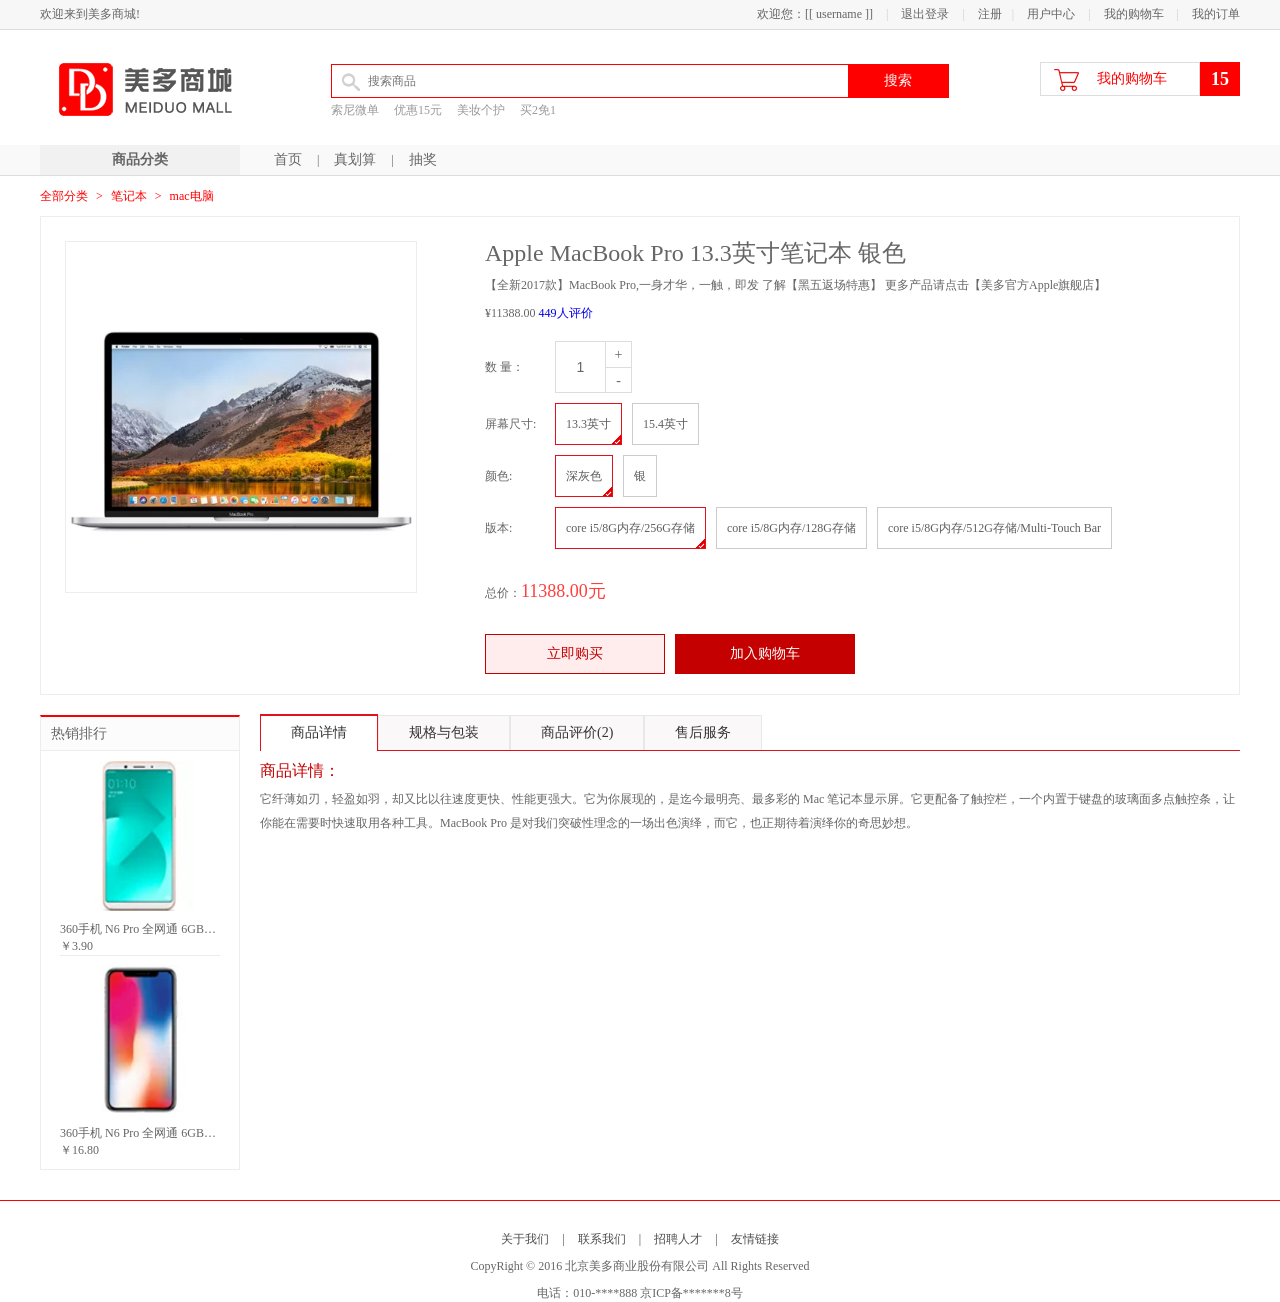
<file: front_end_pc/detail.html>
<!DOCTYPE html PUBLIC "-//W3C//DTD XHTML 1.0 Transitional//EN" "http://www.w3.org/TR/xhtml1/DTD/xhtml1-transitional.dtd">
<html xmlns="http://www.w3.org/1999/xhtml" xml:lang="en">
<head>
	<meta http-equiv="Content-Type" content="text/html;charset=UTF-8">
	<title>美多商城-商品详情</title>
	<link rel="stylesheet" type="text/css" href="css/reset.css">
	<link rel="stylesheet" type="text/css" href="css/main.css">
	<script type="text/javascript" src="js/jquery-1.12.4.min.js"></script>
	<script>
		$(function(){
			var $tab_btn = $('.detail_tab li');
			var $tab_con = $('.tab_content');
			$tab_btn.click(function(){
				$(this).addClass('active').siblings().removeClass('active');
				$tab_con.eq( $(this).index() ).addClass('current').siblings().removeClass('current');
			})
		})
	</script>
</head>
<body>
	<div class="header_con">
		<div class="header">
			<div class="welcome fl">欢迎来到美多商城!</div>
			<div class="fr">
                <div v-if="username" class="login_btn fl">
                    欢迎您：<em>[[ username ]]</em>
                    <span>|</span>
                    <a @click="logoutfunc">退出</a>
                </div>
                <div v-else class="login_btn fl">
                    <a href="login.html">登录</a>
                    <span>|</span>
                    <a href="register.html">注册</a>
                </div>
                <div class="user_link fl">
                    <span>|</span>
                    <a href="user_center_info.html">用户中心</a>
                    <span>|</span>
                    <a href="cart.html">我的购物车</a>
                    <span>|</span>
                    <a href="user_center_order.html">我的订单</a>
                </div>
            </div>
		</div>		
	</div>

	<div class="search_bar clearfix">
			<a href="index.html" class="logo fl"><img src="images/logo.png"></a>
			<div class="search_wrap fl">
				<div class="search_con">
					<input type="text" class="input_text fl" name="" placeholder="搜索商品">
					<input type="button" class="input_btn fr" name="" value="搜索">
				</div>
				<ul class="search_suggest fl">
					<li><a href="#">索尼微单</a></li>
					<li><a href="#">优惠15元</a></li>
					<li><a href="#">美妆个护</a></li>
					<li><a href="#">买2免1</a></li>
				</ul>
			</div>
	
			<div @mouseenter="get_cart" class="guest_cart fr" v-cloak>
    <a href="#" class="cart_name fl">我的购物车</a>
    <div class="goods_count fl" id="show_count">15</div>
    <ul class="cart_goods_show">
        <li v-for="sku in carts">
            <img :src="sku.default_image_url" alt="商品图片">
            <h4>[[ sku.name ]]</h4>
            <div>[[ sku.count ]]</div>
        </li>
    </ul>
</div>
	
		</div>

		<div class="navbar_con">
				<div class="navbar">
					<div class="sub_menu_con fl">
						<h1 class="fl">商品分类</h1>
						<ul class="sub_menu">			
							<li>
								<div class="level1">
									<a href="#">手机</a><a href="#">运营商</a><a href="#">数码</a>
								</div>
								<div class="level2">
									<div class="list_group">
										<div class="group_name fl">手机通讯 &gt;</div>
										<div class="group_detail fl">
											<a href="#">手机</a>
											<a href="#">对讲机</a>
											<a href="#">以旧换新</a>
											<a href="#">手机维修</a>
										</div>						
									</div>
									<div class="list_group">
										<div class="group_name fl">运营商 &gt;</div>
										<div class="group_detail fl">
											<a href="#">合约机</a>
											<a href="#">选号码</a>
											<a href="#">固话宽带</a>
											<a href="#">办套餐</a>
											<a href="#">充话费/流量</a>
											<a href="#">中国电信</a>
											<a href="#">中国移动</a>
											<a href="#">中国联通</a>
											<a href="#">京东通信</a>
											<a href="#">170选号</a>
										</div>												
									</div>
								</div>
							</li>
							<li>
								<div class="level1">
									<a href="#">电脑</a><a href="#">办公</a>
								</div>
								<div class="level2">
									<div class="list_group">
										<div class="group_name fl">电脑 &gt;</div>
										<div class="group_detail fl">
											<a href="#">曲面电视</a>
											<a href="#">超薄电视</a>
											<a href="#">HDR电视</a>
											<a href="#">OLED电视</a>
											<a href="#">4K超清电视</a>
											<a href="#">人工智能电视</a>
											<a href="#">55英寸</a>
											<a href="#">65英寸</a>							        
										</div>
									</div>
								</div>
							</li>
							<li>
								<div class="level1">
									<a href="#">家居</a><a href="#">家具</a><a href="#">家装</a><a href="#">厨具</a>
								</div>
								<div class="level2">
									<div class="list_group">
										<div class="group_name fl">家具 &gt;</div>
										<div class="group_detail fl">
											<a href="#">曲面电视</a>
											<a href="#">超薄电视</a>
											<a href="#">HDR电视</a>
											<a href="#">OLED电视</a>
											<a href="#">4K超清电视</a>
											<a href="#">人工智能电视</a>
											<a href="#">55英寸</a>
											<a href="#">65英寸</a>							        
										</div>
									</div>
								</div>
							</li>
							<li>
								<div class="level1">
									<a href="#">男装</a><a href="#">女装</a><a href="#">童装</a><a href="#">内衣</a>
								</div>
								<div class="level2">
									<div class="list_group">
										<div class="group_name fl">男装 &gt;</div>
										<div class="group_detail fl">
											<a href="#">男装</a>					        
										</div>
									</div>
								</div>
							</li>
							<li>
								<div class="level1">
									<a href="#">女鞋</a><a href="#">箱包</a><a href="#">钟表</a><a href="#">珠宝</a>
								</div>
								<div class="level2">
									<div class="list_group">
										<div class="group_name fl">女鞋 &gt;</div>
										<div class="group_detail fl">
											<a href="#">女鞋</a>					        
										</div>
									</div>
								</div>
							</li>
							<li>
								<div class="level1">
									<a href="#">男鞋</a><a href="#">运动</a><a href="#">户外</a>
								</div>
								<div class="level2">
									<div class="list_group">
										<div class="group_name fl">男鞋 &gt;</div>
										<div class="group_detail fl">
											<a href="#">男鞋</a>					        
										</div>
									</div>
								</div>
							</li>
							<li>
								<div class="level1">
									<a href="#">房产</a><a href="#">汽车</a><a href="#">汽车用品</a>
								</div>
								<div class="level2">
									<div class="list_group">
										<div class="group_name fl">汽车用品 &gt;</div>
										<div class="group_detail fl">
											<a href="#">汽车用品</a>					        
										</div>
									</div>
								</div>
							</li>
							<li>
								<div class="level1">
									<a href="#">母婴</a><a href="#">玩具乐器</a>
								</div>
								<div class="level2">
									<div class="list_group">
										<div class="group_name fl">玩具乐器 &gt;</div>
										<div class="group_detail fl">
											<a href="#">玩具乐器</a>					        
										</div>
									</div>
								</div>
							</li>
							<li>
								<div class="level1">
									<a href="#">食品</a><a href="#">酒类</a><a href="#">生鲜</a><a href="#">特产</a>
								</div>
								<div class="level2">
									<div class="list_group">
										<div class="group_name fl">食品 &gt;</div>
										<div class="group_detail fl">
											<a href="#">食品</a>					        
										</div>
									</div>
								</div>
							</li>
							<li>
								<div class="level1">
									<a href="#">图书</a><a href="#">音像</a><a href="#">电子书</a>
								</div>
								<div class="level2">
									<div class="list_group">
										<div class="group_name fl">图书 &gt;</div>
										<div class="group_detail fl">
											<a href="#">图书</a>					        
										</div>
									</div>
								</div>
							</li>
							<li>
								<div class="level1">
									<a href="#">机票</a><a href="#">酒店</a><a href="#">旅游</a><a href="#">生活</a>
								</div>
								<div class="level2">
									<div class="list_group">
										<div class="group_name fl">机票 &gt;</div>
										<div class="group_detail fl">
											<a href="#">机票</a>			        
										</div>
									</div>
								</div>
							</li>
						</ul>
					</div>		
		
					<ul class="navlist fl">
						<li><a href="">首页</a></li>
						<li class="interval">|</li>
						<li><a href="">真划算</a></li>
						<li class="interval">|</li>
						<li><a href="">抽奖</a></li>
					</ul>
				</div>
			</div>

	<div class="breadcrumb">
		<a href="#">全部分类</a>
		<span>></span>
		<a href="#">笔记本</a>
		<span>></span>
		<a href="#">mac电脑</a>
	</div>

	<div class="goods_detail_con clearfix">
		<div class="goods_detail_pic fl"><img src="images/goods_450.jpg"></div>
		<div class="goods_detail_list fr">
			<h3>Apple MacBook Pro 13.3英寸笔记本 银色</h3>
			<p>【全新2017款】MacBook Pro,一身才华，一触，即发 了解【黑五返场特惠】 更多产品请点击【美多官方Apple旗舰店】</p>
			<div class="prize_bar">
				<span class="show_pirze">¥<em>11388.00</em></span>
				<a href="javascript:;" class="goods_judge">449人评价</a>
			</div>
			<div class="goods_num clearfix">
				<div class="num_name fl">数 量：</div>
				<div class="num_add fl">
					<input type="text" class="num_show fl" value="1">
					<a href="javascript:;" class="add fr">+</a>
					<a href="javascript:;" class="minus fr">-</a>	
				</div> 
			</div>
			<div class="type_select">
				<label>屏幕尺寸:</label>
				<a href="javascript:;" class="select">13.3英寸</a>
				<a href="javascript:;">15.4英寸</a>
			</div>
			<div class="type_select">
				<label>颜色:</label>
				<a href="javascript:;" class="select">深灰色</a>
				<a href="javascript:;">银</a>
			</div>
			<div class="type_select">
				<label>版本:</label>
				<a href="javascript:;" class="select">core i5/8G内存/256G存储</a>
				<a href="javascript:;">core i5/8G内存/128G存储</a>
				<a href="javascript:;">core i5/8G内存/512G存储/Multi-Touch Bar</a>
			</div>
			<div class="total">总价：<em>11388.00元</em></div>
			<div class="operate_btn">
				<a href="javascript:;" class="buy_btn">立即购买</a>
				<a href="javascript:;" class="add_cart" id="add_cart">加入购物车</a>				
			</div>
		</div>
	</div>

	<div class="main_wrap clearfix">
		<div class="l_wrap fl clearfix">
			<div class="new_goods">
				<h3>热销排行</h3>
				<ul>
					<li>
						<a href="#"><img src="images/goods/goods001.jpg"></a>
						<h4><a href="#">360手机 N6 Pro 全网通 6GB+128GB 极夜黑</a></h4>
						<div class="prize">￥3.90</div>
					</li>
					<li>
						<a href="#"><img src="images/goods/goods002.jpg"></a>
						<h4><a href="#">360手机 N6 Pro 全网通 6GB+128GB 极夜黑</a></h4>
						<div class="prize">￥16.80</div>
					</li>
				</ul>
			</div>
		</div>

		<div class="r_wrap fr clearfix">
			<ul class="detail_tab clearfix">
				<li class="active">商品详情</li>
				<li>规格与包装</li>
				<li>商品评价(2)</li>
				<li>售后服务</li>
			</ul>
			<div class="tab_content current">
				<dl>
					<dt>商品详情：</dt>
					<dd>它纤薄如刃，轻盈如羽，却又比以往速度更快、性能更强大。它为你展现的，是迄今最明亮、最多彩的 Mac 笔记本显示屏。它更配备了触控栏，一个内置于键盘的玻璃面多点触控条，让你能在需要时快速取用各种工具。MacBook Pro 是对我们突破性理念的一场出色演绎，而它，也正期待着演绎你的奇思妙想。 </dd>
				</dl>
			</div>
			<div class="tab_content">
				<dl>
					<dt>规格与包装：</dt>
					<dd>它纤薄如刃，轻盈如羽，却又比以往速度更快、性能更强大。它为你展现的，是迄今最明亮、最多彩的 Mac 笔记本显示屏。它更配备了触控栏，一个内置于键盘的玻璃面多点触控条，让你能在需要时快速取用各种工具。MacBook Pro 是对我们突破性理念的一场出色演绎，而它，也正期待着演绎你的奇思妙想。 </dd>
				</dl>
			</div>
			<div class="tab_content">
				<ul class="judge_list_con">
					<li class="judge_list fl">
						<div class="user_info fl">
							<img src="images/cat.jpg">
							<b>潇***啼</b>
						</div>
						<div class="judge_info fl">
							<div class="stars_five"></div>
							<div class="judge_detail">派送非常快，第二天上午就收到。2天使用初步总结，前一部手机也是华为P9plus.MATE10pro包装原封未拆精致大气。拆开后第一眼就看到宝石蓝的手机，非常惊艳；然后就是配件一应俱全。开机各方面设置，把通讯录、短信等同步好，同品牌手机同步很快。和P9plus一样的后置指纹识别很方便。录制指纹容易，解锁非常快，秒开！屏幕完好，默认分辨率显示效果很好。</div>
						</div>
					</li>
					<li class="judge_list fl">
						<div class="user_info fl">
							<img src="images/cat.jpg">
							<b>潇***啼</b>
						</div>
						<div class="judge_info fl">
							<div class="stars_four"></div>
							<div class="judge_detail">派送非常快，第二天上午就收到。2天使用初步总结，前一部手机也是华为P9plus.MATE10pro包装原封未拆精致大气。拆开后第一眼就看到宝石蓝的手机，非常惊艳；然后就是配件一应俱全。开机各方面设置，把通讯录、短信等同步好，同品牌手机同步很快。和P9plus一样的后置指纹识别很方便。录制指纹容易，解锁非常快，秒开！屏幕完好，默认分辨率显示效果很好。</div>
						</div>
					</li>
					<li class="judge_list fl">
						<div class="user_info fl">
							<img src="images/cat.jpg">
							<b>潇***啼</b>
						</div>
						<div class="judge_info fl">
							<div class="stars_four"></div>
							<div class="judge_detail">派送非常快，第二天上午就收到。2天使用初步总结，前一部手机也是华为P9plus.MATE10pro包装原封未拆精致大气。拆开后第一眼就看到宝石蓝的手机，非常惊艳；然后就是配件一应俱全。开机各方面设置，把通讯录、短信等同步好，同品牌手机同步很快。和P9plus一样的后置指纹识别很方便。录制指纹容易，解锁非常快，秒开！屏幕完好，默认分辨率显示效果很好。</div>
						</div>
					</li>				
				</ul>
			</div>
			<div class="tab_content">
				<dl>
					<dt>售后服务：</dt>
					<dd>它纤薄如刃，轻盈如羽，却又比以往速度更快、性能更强大。它为你展现的，是迄今最明亮、最多彩的 Mac 笔记本显示屏。它更配备了触控栏，一个内置于键盘的玻璃面多点触控条，让你能在需要时快速取用各种工具。MacBook Pro 是对我们突破性理念的一场出色演绎，而它，也正期待着演绎你的奇思妙想。 </dd>
				</dl>
			</div>



		</div>
	</div>

	<div class="footer">
		<div class="foot_link">
			<a href="#">关于我们</a>
			<span>|</span>
			<a href="#">联系我们</a>
			<span>|</span>
			<a href="#">招聘人才</a>
			<span>|</span>
			<a href="#">友情链接</a>		
		</div>
		<p>CopyRight © 2016 北京美多商业股份有限公司 All Rights Reserved</p>
		<p>电话：010-****888    京ICP备*******8号</p>
	</div>

	
</body>
</html>
</file>
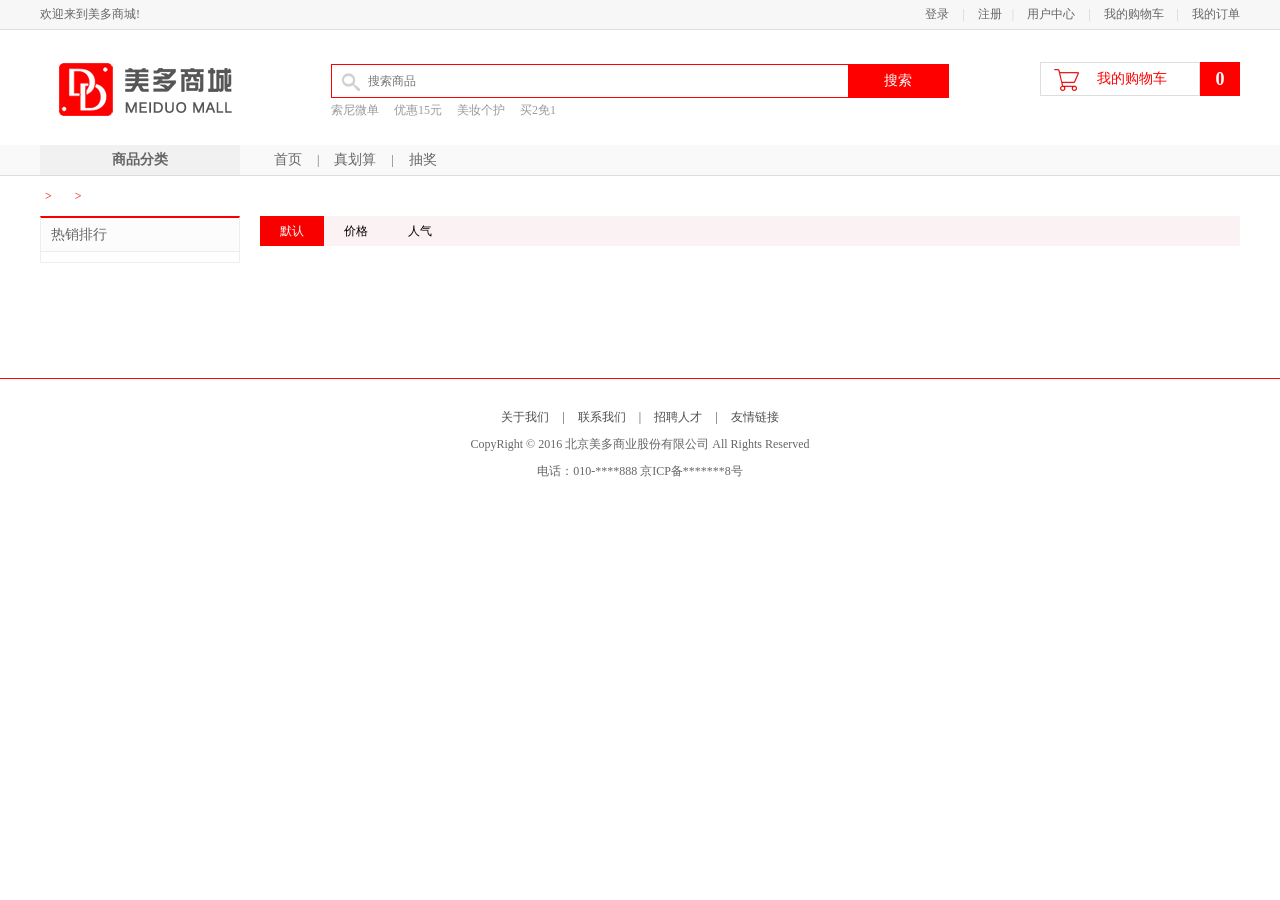
<file: front_end_pc/list.html>
<!DOCTYPE html PUBLIC "-//W3C//DTD XHTML 1.0 Transitional//EN" "http://www.w3.org/TR/xhtml1/DTD/xhtml1-transitional.dtd">
<html xmlns="http://www.w3.org/1999/xhtml" xml:lang="en">
<head>
    <meta http-equiv="Content-Type" content="text/html;charset=UTF-8">
    <title>美多商城-商品列表</title>
    <link rel="stylesheet" type="text/css" href="css/reset.css">
    <link rel="stylesheet" type="text/css" href="css/main.css">
    <script type="text/javascript" src="js/host.js"></script>
    <script type="text/javascript" src="js/vue-2.5.16.js"></script>
    <script type="text/javascript" src="js/axios-0.18.0.min.js"></script>
</head>
<body>
    <div id="app" v-cloak>
    <div class="header_con">
        <div class="header">
            <div class="welcome fl">欢迎来到美多商城!</div>
            <div class="fr">
                <div v-if="username" class="login_btn fl">
                    欢迎您：<em>[[ username ]]</em>
                    <span>|</span>
                    <a @click="logoutfunc">退出</a>
                </div>
                <div v-else class="login_btn fl">
                    <a href="login.html">登录</a>
                    <span>|</span>
                    <a href="register.html">注册</a>
                </div>
                <div class="user_link fl">
                    <span>|</span>
                    <a href="user_center_info.html">用户中心</a>
                    <span>|</span>
                    <a href="cart.html">我的购物车</a>
                    <span>|</span>
                    <a href="user_center_order.html">我的订单</a>
                </div>
            </div>
        </div>
    </div>

    <div class="search_bar clearfix">
        <a href="index.html" class="logo fl"><img src="images/logo.png"></a>
        <div class="search_wrap fl">
            <form method="get" action="/search.html" class="search_con">
                <input type="text" class="input_text fl" name="q" placeholder="搜索商品">
                <input type="button" class="input_btn fr" name="" value="搜索">
            </form>
            <ul class="search_suggest fl">
                <li><a href="#">索尼微单</a></li>
                <li><a href="#">优惠15元</a></li>
                <li><a href="#">美妆个护</a></li>
                <li><a href="#">买2免1</a></li>
            </ul>
        </div>

        <div @mouseenter="get_cart" class="guest_cart fr" v-cloak>
    <a href="#" class="cart_name fl">我的购物车</a>
    <div class="goods_count fl" id="show_count">[[cart_total_count]]</div>
    <ul class="cart_goods_show">
        <li v-for="sku in carts">
            <img :src="sku.default_image_url" alt="商品图片">
            <h4>[[ sku.name ]]</h4>
            <div>[[ sku.count ]]</div>
        </li>
    </ul>
</div>

    </div>

    <div class="navbar_con">
        <div class="navbar">
            <div class="sub_menu_con fl">
                <h1 class="fl">商品分类</h1>
                <ul class="sub_menu">
                    <li>
                        <div class="level1">
                            <a href="#">手机</a><a href="#">运营商</a><a href="#">数码</a>
                        </div>
                        <div class="level2">
                            <div class="list_group">
                                <div class="group_name fl">手机通讯 &gt;</div>
                                <div class="group_detail fl">
                                    <a href="/list.html?cat=115">手机</a>
                                    <a href="#">对讲机</a>
                                    <a href="#">以旧换新</a>
                                    <a href="#">手机维修</a>
                                </div>
                            </div>
                            <div class="list_group">
                                <div class="group_name fl">运营商 &gt;</div>
                                <div class="group_detail fl">
                                    <a href="#">合约机</a>
                                    <a href="#">选号码</a>
                                    <a href="#">固话宽带</a>
                                    <a href="#">办套餐</a>
                                    <a href="#">充话费/流量</a>
                                    <a href="#">中国电信</a>
                                    <a href="#">中国移动</a>
                                    <a href="#">中国联通</a>
                                    <a href="#">京东通信</a>
                                    <a href="#">170选号</a>
                                </div>
                            </div>
                        </div>
                    </li>
                    <li>
                        <div class="level1">
                            <a href="#">电脑</a><a href="#">办公</a>
                        </div>
                        <div class="level2">
                            <div class="list_group">
                                <div class="group_name fl">电脑 &gt;</div>
                                <div class="group_detail fl">
                                    <a href="#">曲面电视</a>
                                    <a href="#">超薄电视</a>
                                    <a href="#">HDR电视</a>
                                    <a href="#">OLED电视</a>
                                    <a href="#">4K超清电视</a>
                                    <a href="#">人工智能电视</a>
                                    <a href="#">55英寸</a>
                                    <a href="#">65英寸</a>
                                </div>
                            </div>
                        </div>
                    </li>
                    <li>
                        <div class="level1">
                            <a href="#">家居</a><a href="#">家具</a><a href="#">家装</a><a href="#">厨具</a>
                        </div>
                        <div class="level2">
                            <div class="list_group">
                                <div class="group_name fl">家具 &gt;</div>
                                <div class="group_detail fl">
                                    <a href="#">曲面电视</a>
                                    <a href="#">超薄电视</a>
                                    <a href="#">HDR电视</a>
                                    <a href="#">OLED电视</a>
                                    <a href="#">4K超清电视</a>
                                    <a href="#">人工智能电视</a>
                                    <a href="#">55英寸</a>
                                    <a href="#">65英寸</a>
                                </div>
                            </div>
                        </div>
                    </li>
                    <li>
                        <div class="level1">
                            <a href="#">男装</a><a href="#">女装</a><a href="#">童装</a><a href="#">内衣</a>
                        </div>
                        <div class="level2">
                            <div class="list_group">
                                <div class="group_name fl">男装 &gt;</div>
                                <div class="group_detail fl">
                                    <a href="#">男装</a>
                                </div>
                            </div>
                        </div>
                    </li>
                    <li>
                        <div class="level1">
                            <a href="#">女鞋</a><a href="#">箱包</a><a href="#">钟表</a><a href="#">珠宝</a>
                        </div>
                        <div class="level2">
                            <div class="list_group">
                                <div class="group_name fl">女鞋 &gt;</div>
                                <div class="group_detail fl">
                                    <a href="#">女鞋</a>
                                </div>
                            </div>
                        </div>
                    </li>
                    <li>
                        <div class="level1">
                            <a href="#">男鞋</a><a href="#">运动</a><a href="#">户外</a>
                        </div>
                        <div class="level2">
                            <div class="list_group">
                                <div class="group_name fl">男鞋 &gt;</div>
                                <div class="group_detail fl">
                                    <a href="#">男鞋</a>
                                </div>
                            </div>
                        </div>
                    </li>
                    <li>
                        <div class="level1">
                            <a href="#">房产</a><a href="#">汽车</a><a href="#">汽车用品</a>
                        </div>
                        <div class="level2">
                            <div class="list_group">
                                <div class="group_name fl">汽车用品 &gt;</div>
                                <div class="group_detail fl">
                                    <a href="#">汽车用品</a>
                                </div>
                            </div>
                        </div>
                    </li>
                    <li>
                        <div class="level1">
                            <a href="#">母婴</a><a href="#">玩具乐器</a>
                        </div>
                        <div class="level2">
                            <div class="list_group">
                                <div class="group_name fl">玩具乐器 &gt;</div>
                                <div class="group_detail fl">
                                    <a href="#">玩具乐器</a>
                                </div>
                            </div>
                        </div>
                    </li>
                    <li>
                        <div class="level1">
                            <a href="#">食品</a><a href="#">酒类</a><a href="#">生鲜</a><a href="#">特产</a>
                        </div>
                        <div class="level2">
                            <div class="list_group">
                                <div class="group_name fl">食品 &gt;</div>
                                <div class="group_detail fl">
                                    <a href="#">食品</a>
                                </div>
                            </div>
                        </div>
                    </li>
                    <li>
                        <div class="level1">
                            <a href="#">图书</a><a href="#">音像</a><a href="#">电子书</a>
                        </div>
                        <div class="level2">
                            <div class="list_group">
                                <div class="group_name fl">图书 &gt;</div>
                                <div class="group_detail fl">
                                    <a href="#">图书</a>
                                </div>
                            </div>
                        </div>
                    </li>
                    <li>
                        <div class="level1">
                            <a href="#">机票</a><a href="#">酒店</a><a href="#">旅游</a><a href="#">生活</a>
                        </div>
                        <div class="level2">
                            <div class="list_group">
                                <div class="group_name fl">机票 &gt;</div>
                                <div class="group_detail fl">
                                    <a href="#">机票</a>
                                </div>
                            </div>
                        </div>
                    </li>
                </ul>
            </div>


            <ul class="navlist fl">
                <li><a href="">首页</a></li>
                <li class="interval">|</li>
                <li><a href="">真划算</a></li>
                <li class="interval">|</li>
                <li><a href="">抽奖</a></li>
            </ul>
        </div>
    </div>

    <div class="breadcrumb">
        <a :href="cat1.url">[[cat1.name]]</a>
        <span>></span>
        <span>[[cat2.name]]</span>
        <span>></span>
        <a href="#">[[cat3.name]]</a>
    </div>

    <div class="main_wrap clearfix">
        <div class="l_wrap fl clearfix">
            <div class="new_goods">
                <h3>热销排行</h3>
                <ul>
                    <li v-for="sku in hot_skus">
                        <a :href="sku.url"><img :src="sku.default_image_url"></a>
                        <h4><a :href="sku.url">[[sku.name]]</a></h4>
                        <div class="prize">￥[[sku.price]]</div>
                    </li>
                </ul>
            </div>
        </div>

        <div class="r_wrap fr clearfix">
            <div class="sort_bar">
                <a @click="on_sort('-create_time')" :class="ordering=='-create_time'?'active':''">默认</a>
                <a @click="on_sort('price')" :class="ordering=='price'?'active':''">价格</a>
                <a @click="on_sort('-sales')" :class="ordering=='-sales'?'active':''">人气</a>
            </div>

            <ul class="goods_type_list clearfix">
                <li v-for="sku in skus">
                    <a :href="sku.url"><img :src="sku.default_image_url"></a>
                    <h4><a :href="sku.url">[[sku.name]]</a></h4>
                    <div class="operate">
                        <span class="prize">￥[[sku.price]]</span>
                        <span>[[sku.comments]]评价</span>
                    </div>
                </li>
            </ul>
            <div class="pagenation">
                <a v-show="previous" @click="on_page(previous)">上一页</a>
                <a v-for="num in count" @click="on_page(num)" :class="num==page?'active':''">[[num]]</a>
                <a v-show="next" @click="on_page(next)">下一页></a>
            </div>
        </div>
    </div>

    <div class="footer">
        <div class="foot_link">
            <a href="#">关于我们</a>
            <span>|</span>
            <a href="#">联系我们</a>
            <span>|</span>
            <a href="#">招聘人才</a>
            <span>|</span>
            <a href="#">友情链接</a>
        </div>
        <p>CopyRight © 2016 北京美多商业股份有限公司 All Rights Reserved</p>
        <p>电话：010-****888    京ICP备*******8号</p>
    </div>
    </div>
    <script type="text/javascript" src="js/common.js"></script>
    <script type="text/javascript" src="js/list.js"></script>
</body>
</html>
</file>
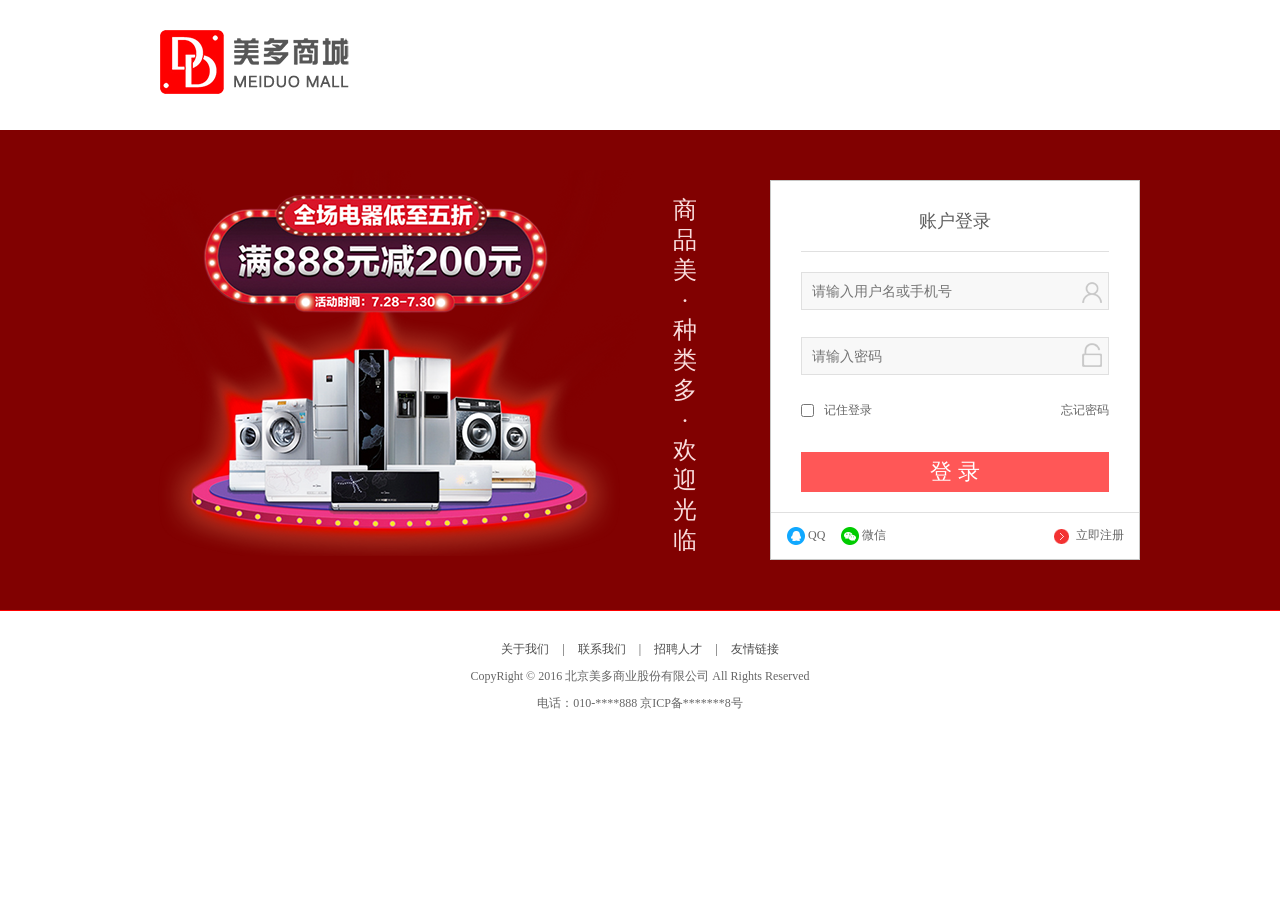
<file: front_end_pc/login.html>
<!DOCTYPE html PUBLIC "-//W3C//DTD XHTML 1.0 Transitional//EN" "http://www.w3.org/TR/xhtml1/DTD/xhtml1-transitional.dtd">
<html xmlns="http://www.w3.org/1999/xhtml" xml:lang="en">
<head>
    <meta http-equiv="Content-Type" content="text/html;charset=UTF-8">
    <title>美多商城-登录</title>
    <link rel="stylesheet" type="text/css" href="css/reset.css">
    <link rel="stylesheet" type="text/css" href="css/main.css">
    <script type="text/javascript" src="js/host.js"></script>
    <script type="text/javascript" src="js/vue-2.5.16.js"></script>
    <script type="text/javascript" src="js/axios-0.18.0.min.js"></script>
</head>
<body>
    <div class="login_top clearfix">
        <a href="index.html" class="login_logo"><img src="images/logo02.png"></a>
    </div>
    <div class="login_form_bg" id='app'>
        <div class="login_form_wrap clearfix">
            <div class="login_banner fl"></div>
            <div class="slogan fl">商品美 · 种类多 · 欢迎光临</div>
            <div class="login_form fr">
                <div class="login_title clearfix">
                    <a href="javascript:;" class="cur">账户登录</a>
                </div>
                <div class="form_con">
                    <div class="form_input cur">
                     
                        <form id="login-form" @submit.prevent="on_submit">
                            <input type="text" v-model="username" @blur="check_username" name="" class="name_input" placeholder="请输入用户名或手机号">
                            <div v-show="error_username" class="user_error" v-cloak>请填写用户名或手机号</div>
                            <input type="password" v-model="password" @blur="check_pwd" name="pwd" class="pass_input" placeholder="请输入密码">
                            <div v-show="error_pwd" class="pwd_error" v-cloak>{{ error_pwd_message }}</div>
                            <div class="more_input clearfix">
                                <input type="checkbox" v-model="remember">
                                <label>记住登录</label>
                                <a href="/find_password.html">忘记密码</a>
                            </div>
                            <input type="submit" name="" value="登 录" class="input_submit">
                        </form>
                    </div>
                </div>
                <div class="third_party">
                    <a @click="qq_login" class="qq_login">QQ</a>
                    <a href="#" class="weixin_login">微信</a>
                    <a href="/register.html" class="register_btn">立即注册</a>
                </div>

            </div>
        </div>
    </div>

    <div class="footer no-mp">
        <div class="foot_link">
            <a href="#">关于我们</a>
            <span>|</span>
            <a href="#">联系我们</a>
            <span>|</span>
            <a href="#">招聘人才</a>
            <span>|</span>
            <a href="#">友情链接</a>
        </div>
        <p>CopyRight © 2016 北京美多商业股份有限公司 All Rights Reserved</p>
        <p>电话：010-****888    京ICP备*******8号</p>
    </div>
    <script type="text/javascript" src="js/login.js"></script>
</body>
</html>
</file>
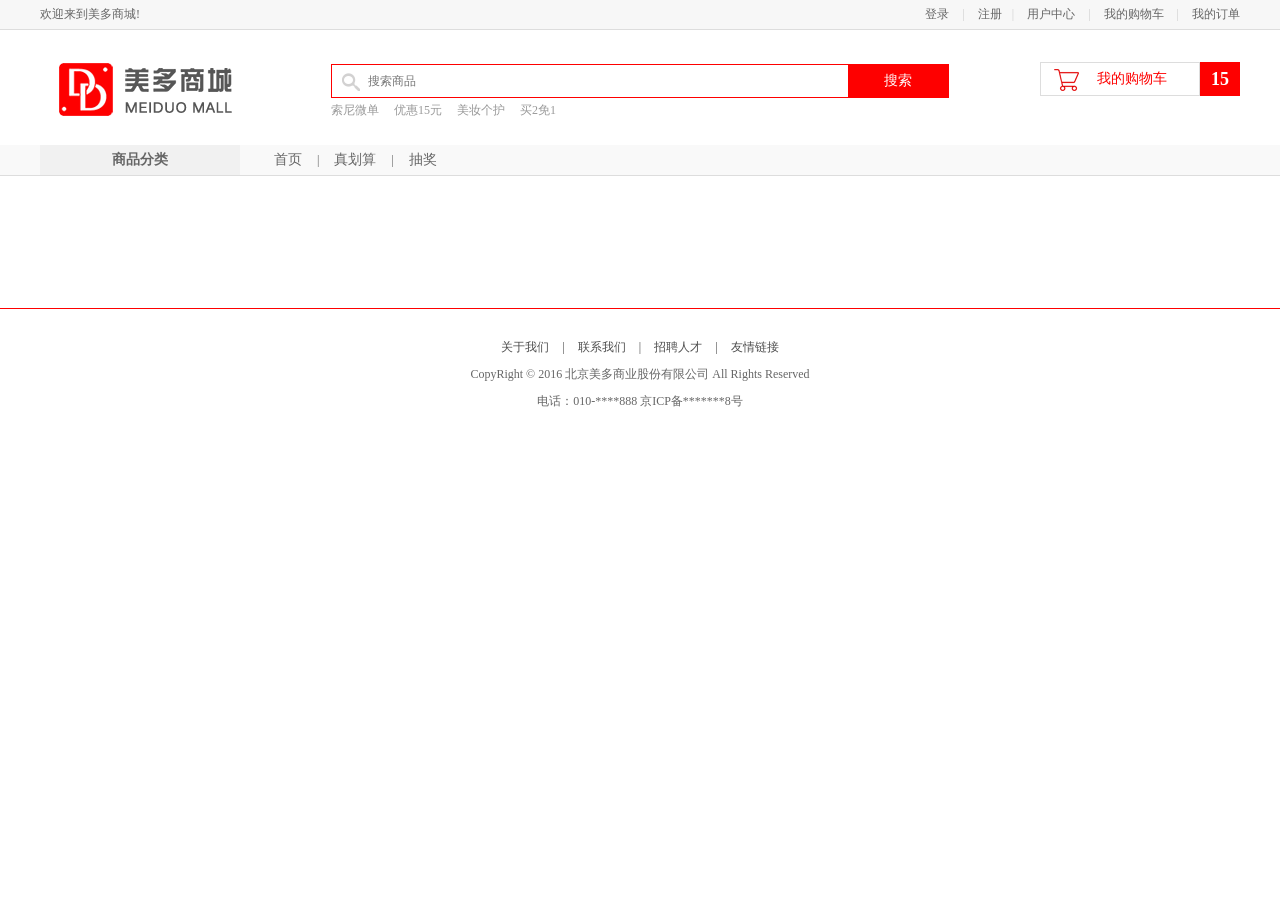
<file: front_end_pc/search.html>
<!DOCTYPE html PUBLIC "-//W3C//DTD XHTML 1.0 Transitional//EN" "http://www.w3.org/TR/xhtml1/DTD/xhtml1-transitional.dtd">
<html xmlns="http://www.w3.org/1999/xhtml" xml:lang="en">
<head>
    <meta http-equiv="Content-Type" content="text/html;charset=UTF-8">
    <title>美多商城-搜索结果</title>
    <link rel="stylesheet" type="text/css" href="css/reset.css">
    <link rel="stylesheet" type="text/css" href="css/main.css">
    <script type="text/javascript" src="js/host.js"></script>
    <script type="text/javascript" src="js/vue-2.5.16.js"></script>
    <script type="text/javascript" src="js/axios-0.18.0.min.js"></script>
</head>
<body>
    <div id="app" v-cloak>
    <div class="header_con">
        <div class="header">
            <div class="welcome fl">欢迎来到美多商城!</div>
            <div class="fr">
                <div v-if="username" class="login_btn fl">
                    欢迎您：<em>[[ username ]]</em>
                    <span>|</span>
                    <a>退出</a>
                </div>
                <div v-else class="login_btn fl">
                    <a href="login.html">登录</a>
                    <span>|</span>
                    <a href="register.html">注册</a>
                </div>
                <div class="user_link fl">
                    <span>|</span>
                    <a href="user_center_info.html">用户中心</a>
                    <span>|</span>
                    <a href="cart.html">我的购物车</a>
                    <span>|</span>
                    <a href="user_center_order.html">我的订单</a>
                </div>
            </div>
        </div>
    </div>

    <div class="search_bar clearfix">
        <a href="index.html" class="logo fl"><img src="images/logo.png"></a>
        <div class="search_wrap fl">
            <form method="get" action="/search.html" class="search_con">
                <input type="text" v-model="searchkey" class="input_text fl" name="q" placeholder="搜索商品">
                <input type="submit" class="input_btn fr" name="" value="搜索">
            </form>
            <ul class="search_suggest fl">
                <li><a href="#">索尼微单</a></li>
                <li><a href="#">优惠15元</a></li>
                <li><a href="#">美妆个护</a></li>
                <li><a href="#">买2免1</a></li>
            </ul>
        </div>

        <div class="guest_cart fr">
            <a href="#" class="cart_name fl">我的购物车</a>
            <div class="goods_count fl" id="show_count">15</div>

            <ul class="cart_goods_show">
                <li>
                    <img src="images/goods/goods001.jpg" alt="商品图片">
                    <h4>商品名称手机</h4>
                    <div>4</div>
                </li>
                <li>
                    <img src="images/goods/goods002.jpg" alt="商品图片">
                    <h4>商品名称手机</h4>
                    <div>5</div>
                </li>
                <li>
                    <img src="images/goods/goods003.jpg" alt="商品图片">
                    <h4>商品名称手机</h4>
                    <div>6</div>
                </li>
                <li>
                    <img src="images/goods/goods003.jpg" alt="商品图片">
                    <h4>商品名称手机</h4>
                    <div>6</div>
                </li>
            </ul>
        </div>

    </div>

    <div class="navbar_con">
        <div class="navbar">
            <div class="sub_menu_con fl">
                <h1 class="fl">商品分类</h1>
                <ul class="sub_menu">
                    <li>
                        <div class="level1">
                            <a href="#">手机</a><a href="#">运营商</a><a href="#">数码</a>
                        </div>
                        <div class="level2">
                            <div class="list_group">
                                <div class="group_name fl">手机通讯 &gt;</div>
                                <div class="group_detail fl">
                                    <a href="#">手机</a>
                                    <a href="#">对讲机</a>
                                    <a href="#">以旧换新</a>
                                    <a href="#">手机维修</a>
                                </div>
                            </div>
                            <div class="list_group">
                                <div class="group_name fl">运营商 &gt;</div>
                                <div class="group_detail fl">
                                    <a href="#">合约机</a>
                                    <a href="#">选号码</a>
                                    <a href="#">固话宽带</a>
                                    <a href="#">办套餐</a>
                                    <a href="#">充话费/流量</a>
                                    <a href="#">中国电信</a>
                                    <a href="#">中国移动</a>
                                    <a href="#">中国联通</a>
                                    <a href="#">京东通信</a>
                                    <a href="#">170选号</a>
                                </div>
                            </div>
                        </div>
                    </li>
                    <li>
                        <div class="level1">
                            <a href="#">电脑</a><a href="#">办公</a>
                        </div>
                        <div class="level2">
                            <div class="list_group">
                                <div class="group_name fl">电脑 &gt;</div>
                                <div class="group_detail fl">
                                    <a href="#">曲面电视</a>
                                    <a href="#">超薄电视</a>
                                    <a href="#">HDR电视</a>
                                    <a href="#">OLED电视</a>
                                    <a href="#">4K超清电视</a>
                                    <a href="#">人工智能电视</a>
                                    <a href="#">55英寸</a>
                                    <a href="#">65英寸</a>
                                </div>
                            </div>
                        </div>
                    </li>
                    <li>
                        <div class="level1">
                            <a href="#">家居</a><a href="#">家具</a><a href="#">家装</a><a href="#">厨具</a>
                        </div>
                        <div class="level2">
                            <div class="list_group">
                                <div class="group_name fl">家具 &gt;</div>
                                <div class="group_detail fl">
                                    <a href="#">曲面电视</a>
                                    <a href="#">超薄电视</a>
                                    <a href="#">HDR电视</a>
                                    <a href="#">OLED电视</a>
                                    <a href="#">4K超清电视</a>
                                    <a href="#">人工智能电视</a>
                                    <a href="#">55英寸</a>
                                    <a href="#">65英寸</a>
                                </div>
                            </div>
                        </div>
                    </li>
                    <li>
                        <div class="level1">
                            <a href="#">男装</a><a href="#">女装</a><a href="#">童装</a><a href="#">内衣</a>
                        </div>
                        <div class="level2">
                            <div class="list_group">
                                <div class="group_name fl">男装 &gt;</div>
                                <div class="group_detail fl">
                                    <a href="#">男装</a>
                                </div>
                            </div>
                        </div>
                    </li>
                    <li>
                        <div class="level1">
                            <a href="#">女鞋</a><a href="#">箱包</a><a href="#">钟表</a><a href="#">珠宝</a>
                        </div>
                        <div class="level2">
                            <div class="list_group">
                                <div class="group_name fl">女鞋 &gt;</div>
                                <div class="group_detail fl">
                                    <a href="#">女鞋</a>
                                </div>
                            </div>
                        </div>
                    </li>
                    <li>
                        <div class="level1">
                            <a href="#">男鞋</a><a href="#">运动</a><a href="#">户外</a>
                        </div>
                        <div class="level2">
                            <div class="list_group">
                                <div class="group_name fl">男鞋 &gt;</div>
                                <div class="group_detail fl">
                                    <a href="#">男鞋</a>
                                </div>
                            </div>
                        </div>
                    </li>
                    <li>
                        <div class="level1">
                            <a href="#">房产</a><a href="#">汽车</a><a href="#">汽车用品</a>
                        </div>
                        <div class="level2">
                            <div class="list_group">
                                <div class="group_name fl">汽车用品 &gt;</div>
                                <div class="group_detail fl">
                                    <a href="#">汽车用品</a>
                                </div>
                            </div>
                        </div>
                    </li>
                    <li>
                        <div class="level1">
                            <a href="#">母婴</a><a href="#">玩具乐器</a>
                        </div>
                        <div class="level2">
                            <div class="list_group">
                                <div class="group_name fl">玩具乐器 &gt;</div>
                                <div class="group_detail fl">
                                    <a href="#">玩具乐器</a>
                                </div>
                            </div>
                        </div>
                    </li>
                    <li>
                        <div class="level1">
                            <a href="#">食品</a><a href="#">酒类</a><a href="#">生鲜</a><a href="#">特产</a>
                        </div>
                        <div class="level2">
                            <div class="list_group">
                                <div class="group_name fl">食品 &gt;</div>
                                <div class="group_detail fl">
                                    <a href="#">食品</a>
                                </div>
                            </div>
                        </div>
                    </li>
                    <li>
                        <div class="level1">
                            <a href="#">图书</a><a href="#">音像</a><a href="#">电子书</a>
                        </div>
                        <div class="level2">
                            <div class="list_group">
                                <div class="group_name fl">图书 &gt;</div>
                                <div class="group_detail fl">
                                    <a href="#">图书</a>
                                </div>
                            </div>
                        </div>
                    </li>
                    <li>
                        <div class="level1">
                            <a href="#">机票</a><a href="#">酒店</a><a href="#">旅游</a><a href="#">生活</a>
                        </div>
                        <div class="level2">
                            <div class="list_group">
                                <div class="group_name fl">机票 &gt;</div>
                                <div class="group_detail fl">
                                    <a href="#">机票</a>
                                </div>
                            </div>
                        </div>
                    </li>
                </ul>
            </div>


            <ul class="navlist fl">
                <li><a href="">首页</a></li>
                <li class="interval">|</li>
                <li><a href="">真划算</a></li>
                <li class="interval">|</li>
                <li><a href="">抽奖</a></li>
            </ul>
        </div>
    </div>


    <div class="main_wrap clearfix">
        <div class=" clearfix">
            <ul class="goods_type_list clearfix">
                <li v-for="sku in skus">
                    <a :href=sku.url><img :src="sku.default_image_url"></a>
                    <h4><a :href=sku.url>[[sku.name]]</a></h4>
                    <div class="operate">
                        <span class="prize">￥[[sku.price]]</span>
                        <span>[[sku.comments]]评价</span>
                        <!--<span>[[sku.caption]]</span>-->
                    </div>
                </li>
            </ul>
            <!--<div v-if="skus.length==0"><p>暂时没有商品。</p></div>-->

            <div class="pagenation">
                <a v-show="previous" @click="on_page(previous)">上一页</a>
                <a v-for="num in page_nums" @click="on_page(num)" :class="num==page?'active':''">[[num]]</a>
                <a v-show="next" @click="on_page(next)">下一页></a>
            </div>
        </div>
    </div>

    <div class="footer">
        <div class="foot_link">
            <a href="#">关于我们</a>
            <span>|</span>
            <a href="#">联系我们</a>
            <span>|</span>
            <a href="#">招聘人才</a>
            <span>|</span>
            <a href="#">友情链接</a>
        </div>
        <p>CopyRight © 2016 北京美多商业股份有限公司 All Rights Reserved</p>
        <p>电话：010-****888    京ICP备*******8号</p>
    </div>
    </div>
    <script type="text/javascript" src="js/search.js"></script>
</body>
</html>
</file>
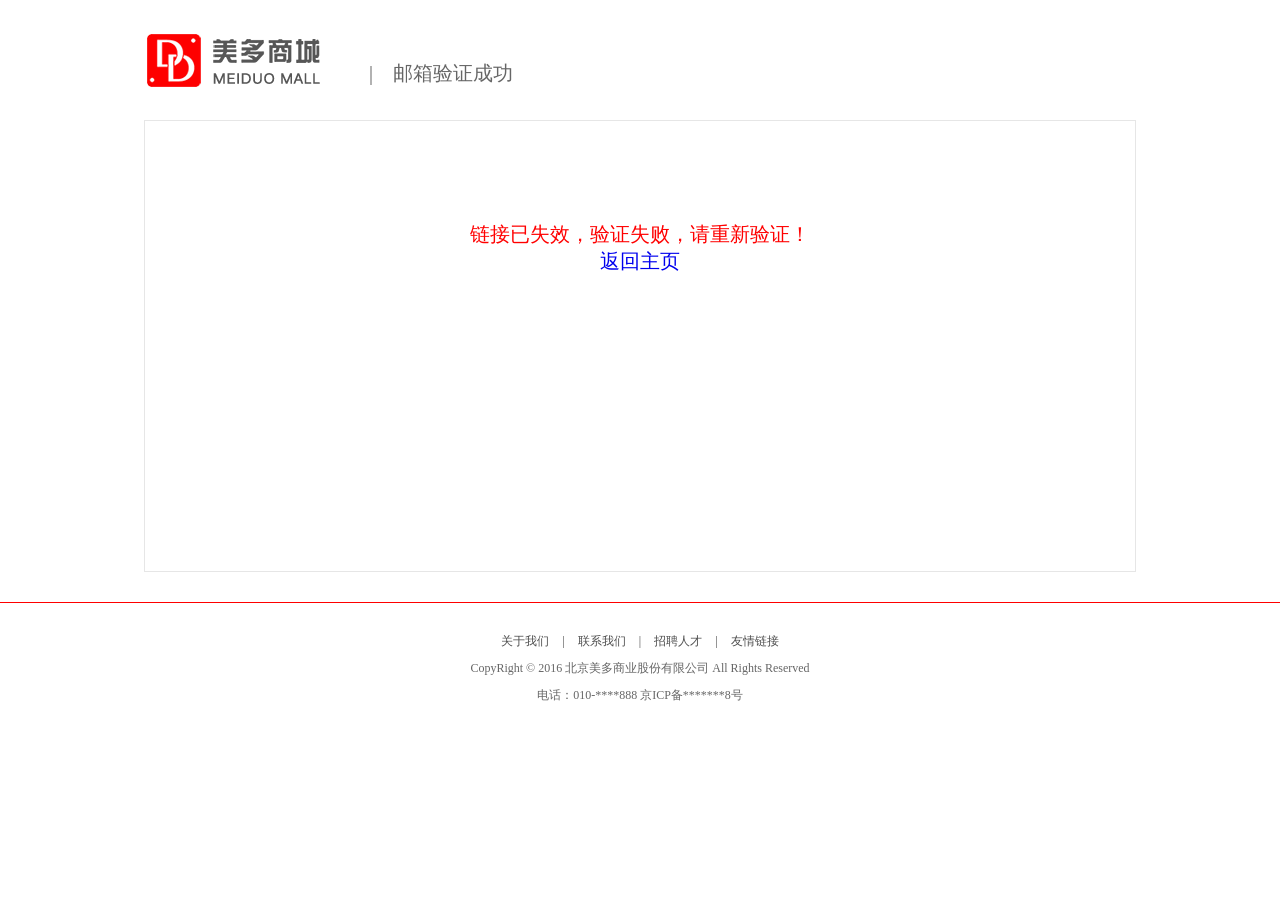
<file: front_end_pc/success_verify_email.html>
<!DOCTYPE html PUBLIC "-//W3C//DTD XHTML 1.0 Transitional//EN" "http://www.w3.org/TR/xhtml1/DTD/xhtml1-transitional.dtd">
<html xmlns="http://www.w3.org/1999/xhtml" xml:lang="en">
<head>
    <meta http-equiv="Content-Type" content="text/html;charset=UTF-8">
    <title>美多商城-邮箱验证成功</title>
    <link rel="stylesheet" type="text/css" href="css/reset.css">
    <link rel="stylesheet" type="text/css" href="css/main.css">
    <script type="text/javascript" src="js/vue-2.5.16.js"></script>
    <script type="text/javascript" src="js/axios-0.18.0.min.js"></script>
    <script type="text/javascript" src="js/host.js"></script>
</head>
<body>
    <div class="find_header">
        <img src="images/logo.png">
        <span class="sub_page_name fl">|&nbsp;&nbsp;&nbsp;&nbsp;邮箱验证成功</span>
    </div>

    <div class="find_form" id="email_result">
        <div v-if="success" class="pass_change_finish">恭喜您，邮箱验证成功！<br/><a href="/index.html">返回主页</a></div>
        <div v-else class="pass_change_finish">链接已失效，验证失败，请重新验证！<br/><a href="/index.html">返回主页</a></div>
    </div>

    <div class="footer no-mp">
        <div class="foot_link">
            <a href="#">关于我们</a>
            <span>|</span>
            <a href="#">联系我们</a>
            <span>|</span>
            <a href="#">招聘人才</a>
            <span>|</span>
            <a href="#">友情链接</a>
        </div>
        <p>CopyRight © 2016 北京美多商业股份有限公司 All Rights Reserved</p>
        <p>电话：010-****888    京ICP备*******8号</p>
    </div>
    <script>
        var vm = new Vue({
            el: '#email_result',
            data: {
                host:host,
                success: true
            },
            created: function(){
                axios.put(this.host+'/emails/verification/'+ window.location.search,{
                    responseType: 'json',
                    withCredentials:true,
                })
                    .then(response => {
                        this.success = true;
                    })
                    .catch(error => {
                        this.success = false;
                    });
            }
        });
    </script>
</body>
</html>
</file>
<file: front_end_pc/css/main.css>
body{font-family:'Microsoft Yahei';font-size:12px;color:#666;}
html,body{height:100%}
/* 顶部样式 */
.header_con{
	background-color:#f7f7f7;
	height:29px;
	border-bottom:1px solid #dddddd
}

.header{
	width:1200px;
	height:29px;
	margin:0 auto;
}

.welcome,.login_info,.login_btn,.user_link{
	line-height:29px;
}

.login_info{
	display:none;
}

.login_info em{color:#ff8800}

.login_info .quit{
	color:#666;
	padding-left:10px;
}

.login_info .quit:hover{
	color:#ff8800;
}

.login_btn a,.user_link a{
	color:#666;
}

.login_btn a:hover,.user_link a:hover{
	color:#ff8800;
}

.login_btn span,.user_link span{
	color:#cecece;
	margin:0 10px;
}


/* logo、搜索框、购物车样式 */

.search_bar{width:1200px;height:115px;margin:0 auto;}
.logo{width:150px;height:59px;margin:29px 0 0 17px;}

.search_wrap{width:618px;height:60px;margin:34px 0 0 124px;}

.search_con{width:616px;height:32px;border:1px solid #fe0000;background:url(../images/icons.png) 10px -340px no-repeat;}

.search_con .input_text{width:470px;height:28px;border:0px;margin:2px 0 0 36px;outline:none;font-size:12px;color:#737272;font-family:'Microsoft Yahei'}

.search_con .input_btn{
	width:100px;height:32px;background-color:#fe0000;border:0px;font-size:14px;color:#fff;font-family:'Microsoft Yahei';outline:none;cursor:pointer;
}

.search_suggest{
	width:618px;
	height:26px;
}

.search_suggest li{
	float:left;
}

.search_suggest li a{
	color:#999;
	line-height:24px;
	margin-right:15px;
}

.search_suggest li a:hover{
	color:#f80;
}

.mt40{margin-top:40px}

.guest_cart{
	width:200px;height:32px;position:absolute;top:62px;left:50%;margin-left:400px;z-index:9997;
}

.guest_cart .cart_name{
	width:158px;height:32px;line-height:32px;border:1px solid #dddddd;display:block;background:url(../images/icons.png) 13px -302px no-repeat #fff;font-size:14px;color:#fe0000;text-indent:56px;
	position:relative;
    z-index:9998;
}

.guest_cart .goods_count{
	width:40px;height:34px;text-align:center;line-height:34px;font-size:18px;
	font-weight:bold;color:#fff;background-color:#fe0000;
	position:relative;
    z-index:9998;
}
/*.guest_cart:hover .cart_name{*/
	/*position:relative;*/
	/*z-index:9999;*/
	/*border-bottom:1px solid #fff;*/
/*}*/
.guest_cart:hover .cart_goods_show{
	display:block;
}
.cart_goods_show{
	position:absolute;
	/*width:320px;*/
	/*padding:10px;*/
	background:#fff;
	border:1px solid #ddd;
	right:0px;
	top:33px;
	z-index:9997;
	display:none;
}
.cart_goods_show li{
	border-bottom:1px dotted #ddd;
	overflow:hidden;
	padding:0px 10px;
	width:320px;
}
.cart_goods_show li img{
	margin-top:10px;
	float:left;
	width:50px;
	height:50px;
}
.cart_goods_show li h4{
 float:left;
 line-height:70px;
 font-size:12px;
 margin-left:20px;
 width:220px;
 overflow: hidden;
 white-space: nowrap;
 text-overflow: ellipsis;
}
.cart_goods_show li div{
	float:right;
	line-height:70px;
	font-size:13px;
	margin-right:20px;
}
/* 菜单、幻灯片样式 */

.navbar_con{height:30px;border-bottom:1px solid #ddd;background:#f9f9f9}
.navbar{width:1200px;margin:0 auto;}
.navbar h1{width:200px;line-height:30px;text-align: center;font-size:14px;color:#666;background-color:#f1f1f1;font-weight:bold;}

.navbar .subnav_con{width:200px;height:40px;background-color:#39a93e;position:relative;cursor:pointer;}

.navbar .subnav_con h1{position:absolute;left:0;top:0;text-align:left;text-indent:40px}
.navbar .subnav_con span{display:block;width:16px;height:9px;background:url(../images/down.png) no-repeat;position:absolute;right:27px;top:16px;transition:all 300ms ease-in;
}

.navbar .subnav_con:hover span{transform:rotateZ(180deg)}

.navbar .subnav_con .subnav{position:absolute;left:0;top:40px;display:none;border-top:2px solid  #39a93e;}
.navbar .subnav_con:hover .subnav{display:block;}


.navlist{margin-left:34px;}
.navlist li{float:left;line-height:30px;}
.navlist li a{color:#666;font-size:14px}
.navlist li a:hover{color:#ff8800}
.navlist .interval{margin:0 15px;}

.pos_center_con{width:100%;height:350px;margin:0 auto;position:relative;}
.center_con{width:1200px;height:270px;margin:0 auto;}
.subnav{width:200px;height:270px; background:#707070}
.subnav li{height:44px;border-bottom:1px solid #eee;background:url(../images/icons.png) 178px -257px no-repeat #fff;}

.subnav li a{display:block;height:44px;line-height:44px;text-indent:71px;font-size:14px;color:#333}
.subnav li a:hover{color:#ff8800}

.subnav li .fruit{background:url(../images/icons.png) 28px 0px no-repeat;}
.subnav li .seafood{background:url(../images/icons.png) 28px -43px no-repeat;}
.subnav li .meet{background:url(../images/icons.png) 28px -86px no-repeat;}
.subnav li .egg{background:url(../images/icons.png) 28px -132px no-repeat;}
.subnav li .vegetables{background:url(../images/icons.png) 28px -174px no-repeat;}
.subnav li .ice{background:url(../images/icons.png) 28px -220px no-repeat;}


.points{width:100%;height:10px;position:absolute;left:0;bottom:20px;text-align:center;}
.points li{display:inline-block;width:10px;height:10px;margin:0 5px;background-color:#9f9f9f;border-radius:5px;cursor:pointer;transition:all 800ms ease;}
.points li.active{background-color:#cecece;width:26px}

.adv{width:240px;height:270px; overflow:hidden; background-color:gold;}
.adv a{display:block;float:left;}

.slide{width:100%;height:350px;position:relative;}
.slide li{width:100%;height:350px;position:absolute;left:0px;top:0px;overflow:hidden;}
.slide li a{display:block;width:100%;height:350px;}
.slide li a img{
	position:absolute;
	left:50%;
	top:0px;
	margin-left:-800px;
}


.prev,.next{width:17px;height:23px;background:url(../images/icons.png) 5px -383px no-repeat #000;position:absolute;left:50%;top:163px;cursor:pointer;margin-left:-380px;opacity:0.4;padding:5px;border-radius:4px}
.next{background-position:5px -423px;left:50%;margin-left:353px}

.sub_menu_con{width:200px;height:30px;position:relative;}

.sub_menu_con .sub_menu{
	left:0px;
	top:30px;
	margin-left:0px;
	background:rgba(0,0,0,0.6);
	z-index:1000;
	display:none;
}
.sub_menu_con:hover .sub_menu{
	display:block;
}


.sub_menu{width:170px;height:330px;background:rgba(0,0,0,0.4);position:absolute;left:50%;top:0px;margin-left:-600px;padding:10px 15px}

.sub_menu li{
	height:30px;
}

.sub_menu li:hover{
	background:#fbf1f5;
	margin:0px -15px;
	padding:0 15px;
	cursor: pointer;
}
.sub_menu li:hover .level1 a{
	color:#333;
}
.sub_menu .level1 a{
	line-height:30px;
	color:#fff;
	font-size:14px;
	margin-right:10px;
}
.sub_menu li:hover .level1 a:hover{
	color:#f00;
}
.sub_menu li .level2{
	background:#fbf1f5;
	width:770px;
	height:320px;
	padding:15px;
	position:absolute;
	left:200px;
	top:0px;
	display:none;
}
.sub_menu li:hover .level2{
	display:block;
}
.list_group{
	overflow:hidden;
}
.group_name{
	width:80px;
	text-align:right;
	font-size:14px;
	line-height:24px;
	font-weight:bold;
	padding-right:20px;
}
.group_detail{
	width:630px;
	padding-bottom:5px;
	border-bottom:1px dotted #999;
	margin-bottom:8px;
}
.group_detail a{
	font-size:14px;
	color:#666;
	line-height:24px;
	margin-right:15px;
}
.group_detail a:hover{
	color:#f00;
}

.news{
	width:200px;
	height:350px;
	background:rgba(251,241,245,0.9);
	position:absolute;
	left:50%;
	margin-left:400px;
	top:0px;
}

.news_title{
	margin-top:10px;
	height:26px;
	overflow: hidden;
}

.news_title h3{
	float: left;
	line-height:26px;
	text-indent:10px;
	font-size:14px;
	font-weight:bold;
	color:#333;
}

.news_title a{
	float:right;
	line-height:26px;
	margin-right:10px;
}
.news_title a:hover{
	color:#f00
}
.news_list{
	margin:10px;
}
.news_list li a{
	line-height:24px;
	color:#666;
	display:block;
	width:180px;
	overflow: hidden;
	white-space: nowrap;
	text-overflow: ellipsis;
}
.news_list li a:hover{
	color:#f00
}



/* 商品列表样式 */

.list_model{width:1200px;height:491px;margin:15px auto 0;}
.list_title{height:40px;border-bottom:1px solid #719ef7}
.model02 .list_title{border-bottom:1px solid #61c1e6}
.model03 .list_title{border-bottom:1px solid #c584ec}

.list_title h3{height:40px;line-height:40px;font-size:20px;color:#333;font-weight:normal;}
.list_title .subtitle{height:30px;line-height:30px;margin-top:10px}
.list_title .subtitle a{color:#666;float:left;font-size:14px;line-height:30px;padding:0px 15px;}


.list_title .subtitle .active{background:#719ef7;color:#fff;}
.model02 .list_title .subtitle .active{background:#61c1e6}
.model03 .list_title .subtitle .active{background:#c584ec}

.goods_more{height:20px;margin-top:15px;color:#666}

.goods_con{height:450px;}
.goods_banner{width:210px;height:450px;}
.goods_banner img{width:210px;height:315px;}

.goods_list_con{width:990px;height:450px;float:left;}
/*.goods_list{width:990px;height:450px;display:none;}*/
.goods_list{width:990px;height:450px;} /*vue改写后*/
.goods_list_show{display:block;}

/*.goods_list{width:990px;height:450px;}*/
.goods_list li{height:224px;width:197px;border-right:1px solid #ededed;border-bottom:1px solid #ededed;float:left}
.goods_list .goods_pic{width:130px;height:130px;display:block;margin:20px auto 0;}

.goods_list li h4{width:200px;margin:15px auto 0;text-align:center;}
.goods_list li h4 a{font-size:12px;color:#666;font-weight:normal;line-height:24px;width:160px;overflow:hidden;white-space:nowrap;text-overflow:ellipsis;display:block;margin:0 auto;}
.goods_list li h4 a:hover{color:#ff8800}

.goods_list li img{width:130px;height:130px;}
.goods_list li .price{text-align:center;font-size:16px;color:#ff0027;margin-top:5px;}
.channel{
	height:32px;
	text-align:center;
	background:#6294f6
}

.model02 .channel{
	background:#3eb8e9
}
.model03 .channel{
	background:#bf70ef
}

.channel a{
	color:#fff;
	font-size:14px;
	padding:0px 5px;
	line-height:32px;
}

.key_words{
	background:#719ef7;
	width:190px;
	height:83px;
	padding:10px;
}

.model02 .key_words{
	background:#61c1e6;
}

.model03 .key_words{
	background:#c584ec;
}

.key_words a{
	display:inline-block;
	width:50px;
	color:#fff;
	font-size:12px;
	line-height:28px;
	margin:0px 5px;
}
.key_words a:hover{
	text-decoration:underline;
}

/* 页面底部样式 */
.footer{
	border-top:1px solid #fe0000;
	margin:30px 0;
}

.foot_link{text-align:center;margin-top:30px;}
.foot_link a,.foot_link span{color:#4e4e4e;}
.foot_link a:hover{color:#ff8800}
.foot_link span{padding:0 10px}
.footer p{text-align:center; margin-top:10px;}


/* 二级页面面包屑导航 */
.breadcrumb{
	width:1200px;height:40px;margin:0 auto;
}
.breadcrumb a{line-height:40px;color:#fe0000}
.breadcrumb a:hover{color:#ff8800}
.breadcrumb span{line-height:40px;color:#fe0000;padding:0 5px;}


.main_wrap{width:1200px;margin:0 auto;}
.l_wrap{width:200px;}
.r_wrap{width:980px;}


/* 新品推荐样式 */

.new_goods{
	border:1px solid #ededed;
	border-top:2px solid #f80000;
	padding-bottom:10px;
}

.new_goods h3{
	height:33px;line-height:33px;background-color:#fcfcfc;border-bottom:1px solid #ededed;font-size:14px;font-weight:normal;text-indent:10px;
}

.new_goods ul{width:160px;margin:0 auto;overflow:hidden;}
.new_goods li{border-bottom:1px solid #ededed;margin-bottom:-1px;}
.new_goods li img{display:block;width:150px;height:150px;margin:10px auto;}
.new_goods li h4{width:160px;margin:0 auto;}
.new_goods li h4 a{font-weight:normal;color:#666;display:block;width:160px;overflow:hidden;white-space:nowrap;text-overflow:ellipsis;}
.new_goods li .price{font-size:14px;color:#da260e;margin:10px auto;}

.center_con2{width:1200px;overflow:hidden;margin:15px auto 0}

.time_buy{
	width:948px;
	height:248px;
	border:1px solid #ededed;
	border-top:1px solid #e83632;
	overflow: hidden;
}
.time_buy_title{
	height:39px;
	border-bottom:1px solid #ededed;
}
.time_buy_title h3{
	line-height:39px;
	font-size:18px;
	color:#e83632;
	text-indent:40px;
	background:url(../images/clock.jpg) left center no-repeat;
}
.time_count{
	height:39px;
	margin-right:15px;
}
.time_count span{
	float: left;
	line-height:39px;
	color:#e83632;
	margin-right:10px;
}
.time_count b{
	float:left;
	width:28px;
	height:28px;
	background:#e83632;
	font-size:18px;
	text-align:center;
	line-height:28px;
	font-weight:normal;
	font-family: Arial;
	color:#fff;
	border-radius:4px;
	margin-top:5px;
}

.time_count i{
	float:left;
	line-height:39px;
	font-size:18px;
	font-style:normal;
	color:#e83632;
	margin:0px 5px;
}

.time_goods_list_con{
	width:952px;
	height:208px;
}

.time_goods_list{
	float: left;
	width:237px;
	height:208px;
	border-right:1px solid #ededed;
}

.time_goods_list p{
	text-align:center;
	font-size:20px;
	color:#ff0027;
	margin-top:10px;
}

.time_goods_list .pic_link{
	display:block;
	width:120px;
	height:120px;
	margin:20px auto 0;
}

.time_goods_list .pic_link img{
	width: 120px;
	height: 120px;
}

.time_goods_list .prize{
	display:block;
	width:200px;
	white-space:nowrap;
	overflow:hidden;
	text-overflow:ellipsis;
	margin:5px auto;
	color:#666;
}



/* 商品列表样式 */

.sort_bar{height:30px;background-color:#fbf3f3}
.sort_bar a{display:block;height:30px;line-height:30px;padding:0 20px;float:left;color:#000}
.sort_bar .active{background-color:#f80000;color:#fff;}


.goods_type_list{
	margin:10px auto 0;
}

.goods_type_list li{
	width:196px;
	float:left;
	margin-bottom:10px
}

.goods_type_list li img{width:160px;height:160px;display:block;margin:10px auto;}
.goods_type_list li h4{width:160px;margin:0 auto;}
.goods_type_list li h4 a{font-weight:normal;color:#666;display:block;width:160px;overflow:hidden;white-space:nowrap;text-overflow:ellipsis;}

.operate{width:160px;margin:10px auto;position:relative;}
.goods_type_list .operate .price{color:#da260e; font-size:14px;}
.goods_type_list .operate .unit{color:#999;padding-left:5px;}
.goods_type_list .operate .add_goods{display:inline-block;width:15px;height:15px;background:url(../images/shop_cart.png);position:absolute;right:0;top:3px;}


/* 分页样式 */

.pagenation{height:32px;text-align:center;font-size:0;margin:30px auto;}
.pagenation a{display:inline-block;border:1px solid #d2d2d2;background-color:#f8f6f7;font-size:12px;padding:5px 10px;color:#666;margin:5px}

.pagenation .active{background-color:#fff;color:#43a200}


/* 商品详情样式 */
.goods_detail_con{
	width:1198px;
	border:1px solid #ededed;
	margin:0 auto 20px;
}

.goods_detail_pic{width:350px;height:350px;margin:24px 0 0 24px;border:1px solid #ededed}
.goods_detail_pic img{width:350px;height:350px;}
.goods_detail_list{
	width:730px;margin:24px 24px 0 0;
}
.goods_detail_list h3{font-size:24px;line-height:24px;color:#666;font-weight:normal;}
.goods_detail_list p{color:#666;line-height:40px;}
.price_bar{height:72px;background-color:#fff5f5;line-height:72px;}
.price_bar .show_pirce{font-size:20px;color:#ff3e3e;padding-left:20px}
.price_bar .show_pirce em{font-style:normal;font-size:36px;padding-left:10px}
.price_bar .show_unit{padding-left:150px}
.price_bar .goods_judge{float:right;border-left:1px solid #999;height:20px;line-height:20px;margin-right:20px;padding-left:20px;margin-top:40px;}
.price_bar .goods_judge:hover{text-decoration:underline}
.goods_num{height:52px;margin-top:19px;}
.goods_num .num_name{width:70px;height:52px;line-height:52px;}
.goods_num .num_add{width:75px;height:50px;border:1px solid #dddddd}
.goods_num .num_add input{width:49px;height:50px;text-align:center;line-height:50px;border:0px;outline:none;font-size:14px;color:#666}
.goods_num .num_add .add,.goods_num .num_add .minus{width:25px;line-height:25px;text-align:center;border-left:1px solid #ddd;border-bottom:1px solid #ddd;color:#666;font-size:14px}
.goods_num .num_add .minus{border-bottom:0px}

.total{height:35px;line-height:35px;margin-top:25px;}
.total em{font-style:normal;color:#ff3e3e;font-size:18px}

.operate_btn{height:40px;margin-top:25px;margin-bottom:20px;font-size:0;position:relative;}
.operate_btn .buy_btn,.operate_btn .add_cart{display:inline-block;width:178px;height:38px;border:1px solid #c40000;font-size:14px;color:#c40000;line-height:38px;text-align:center;background-color:#ffeded;}
.operate_btn .add_cart{background-color:#c40000;color:#fff;margin-left:10px;position:relative;z-index:10;}

.type_select{overflow:hidden;margin-top:10px;}
.type_select label{float:left;width:70px;line-height:42px;}
.type_select a{float:left;line-height:40px;border:1px solid #ccc;padding:0px 10px;color:#5e5e5e;margin-right:10px;}
.type_select a:hover{border:1px solid #e3101e;color:#e3101e}
.type_select .select{border:1px solid #e3101e;background:url(../images/selected.png) right bottom no-repeat;}

.add_jump{width:20px;height:20px;background-color:#c40000;position:absolute;left:268px;top:10px;border-radius:50%;z-index:9;display:none;}

.detail_tab{
	height:35px;
	border-bottom:1px solid #e3101e;
}

.detail_tab li{height:34px;line-height:34px;padding:0 30px;font-size:14px;color:#333333;float:left;border:1px solid #e8e8e8;border-bottom:0px;cursor:pointer;background-color:#faf8f8}
.detail_tab li.active{border-top:2px solid #e3101e;position:relative;background-color:#fff;border-left:1px solid #e3101e;border-right:1px solid #e3101e;top:-1px;height:35px;}

.tab_content{display:none;}
.current{display:block;}
.tab_content dt{margin-top:10px;font-size:16px;color:#c40000}
.tab_content dd{line-height:24px;margin-top:5px;}


/* 登录页 */
.login_top{width:960px;height:130px;margin:0 auto;}
.login_logo{display:block;width:193px;height:76px;margin-top:30px;}
.login_form_bg{height:480px;background-color:#810101}
.no-mp{margin-top:0px;}
.login_form_wrap{width:1000px;height:480px;margin:0 auto;}
.login_banner{width:500px;height:386px;background:url(../images/login_banner.png) no-repeat;margin-top:40px;}
.slogan{width:30px;height:300px;font-size:24px;color:#f9dddd;text-align:center;line-height:30px;margin:65px 0 0 30px}
.login_form{width:368px;height:378px;border:1px solid #c6c6c5;background-color:#fff; margin-top:50px;}

.login_title{height:60px;width:308px;margin:10px auto;border-bottom:1px solid #e0e0e0;}

/*.login_title a{width:153px;line-height:20px;font-size:18px;color:#5e5e5e;text-align:center;float:left;margin-top:20px;}*/
.login_title a{width:308px;line-height:20px;font-size:18px;color:#5e5e5e;text-align:center;float:left;margin-top:20px;}

/*.login_title a:first-child{border-right:1px solid #e0e0e0}*/
/*.login_title a.cur{color:#e3101e}*/
.form_input{width:308px;height:210px;margin:20px auto;position:relative;display:none;}
.form_con .cur{display:block;}
.bar_code_con{width:167px;height:172px;margin:0px auto;}
.bar_code_tip{text-align:center;margin-top:10px;font-size:12px;}
.third_party{border-top:1px solid #e0e0e0;margin-top:30px}
.qq_login,.weixin_login,.register_btn{float:left;line-height:30px;margin-left:15px;margin-top:7px;color:#666;font-size:12px;text-indent:22px;background:url(../images/QQ-weixin.png) left 7px no-repeat;}
.qq_login:hover,.weixin_login:hover,.register_btn:hover{color:#e3101e;text-decoration:underline}
.weixin_login{background-position:left -35px;}
.register_btn{background:url(../images/icons02.png) left 9px no-repeat;float:right;margin-right:15px}

.name_input,.pass_input{width:306px;height:36px;border:1px solid #e0e0e0;background:url(../images/icons02.png) 280px -41px no-repeat #f8f8f8;outline:none;font-size:14px;text-indent:10px;position: absolute;left:0;top:0}
.pass_input{top:65px;background-position:280px -95px;}

.user_error,.pwd_error{color:#f00;position:absolute;left:0;top:43px;}

.pwd_error{top:110px;}

.more_input{position:absolute;left:0;top:130px;width:100%}

.more_input input{float:left;margin-top:2px;}
.more_input label{float:left;margin-left:10px;}
.more_input a{float:right;color:#666}
.more_input a:hover{color:#ff8800}

.input_submit{width:100%;height:40px;position:absolute;left:0;top:180px;background-color:#ff5757;color:#fff;font-size:22px;border:0px;font-family:'Microsoft Yahei';cursor:pointer;}


/* 注册页面 */
.register_con{
	width:720px;
	overflow: hidden;
	margin:50px auto 0;
	background:url(../images/interval_line.png) 300px center no-repeat;
}

.l_con{width:300px;}
.reg_logo{width:200px;height:76px;float:right;margin-right:30px;}
.reg_slogan{width:300px;height:30px;float:right;text-align:right;font-size:22px;color:#fe0000;margin:20px 30px 0 0;}
.reg_banner{width:251px;height:329px;background:url(../images/register_banner.png) no-repeat;float:right; margin:20px 10px 0 0;opacity:0.5}


.r_con{width:420px;overflow:hidden;}
.reg_title{width:380px;height:50px;float:left;margin-left:30px;border-bottom:1px solid #e0e0e0}
.reg_title h1{height:50px;line-height:50px;float:left;font-size:24px;color:#a8a8a8;font-weight:bold;}
.reg_title a{float:right;height:20px;line-height:20px;font-size:16px;color:#c40000;padding-right:20px;background:url(../images/icons02.png) 35px 3px no-repeat;margin-top:15px}

.reg_form{width:380px;margin:30px 0 0 30px;float:left;position:relative;}
.reg_form li{height:70px;}
.reg_form li label{width:75px;height:40px;line-height:40px;float:left;font-size:14px;color:#a8a8a8;text-align:right;padding-right:10px;}
.reg_form li input{width:288px;height:38px;border:1px solid #e0e0e0;float:left;outline:none;text-indent:10px;background-color:#f8f8f8}
.reg_form li .msg_input,.reg_form li .msg_input{
	width:170px;
}
.reg_form .get_msg_code{
	float: left;
	width:108px;
	height:38px;
	text-align:center;
	line-height:38px;
	border:1px solid #e0e0e0;
	margin-left:10px;
	color:#333;
}
.reg_form .get_msg_code:hover{
	color:#f80000;
}
.reg_form .pic_code{
	float: left;
	width:110px;
	height:40px;
	margin-left:10px;
}

.reg_form li.agreement input{width:15px;height:15px;float:left;margin-top:13px;margin-left:87px;}
.reg_form li.agreement label{width:250px;float:left;margin-left:10px;text-align:left;}
.reg_form li.reg_sub input{width:380px;height:40px;background-color:#ff5757;font-size:18px;color:#fff;font-family:'Microsoft Yahei';cursor:pointer;}
.reg_form li .error_tip{float:left;height:30px;line-height:30px;margin-left:87px;color:#e62e2e;}
.reg_form li .error_tip2{float:left;height:20px;line-height:20px;margin-left:87px;color:#e62e2e;}


.sub_page_name{font-size:20px;color:#666;margin:60px 0 0 43px}

.total_count{
	width:1200px;margin:0 auto;height:40px;line-height:40px;font-size:14px;
}
.total_count em{
	font-size:16px;color:#ff4200;margin:0 5px;
}

.cart_list_th{width:1198px;border:1px solid #ddd;background-color:#f7f7f7;margin:0 auto;}
.cart_list_th li{height:40px;line-height:40px;float:left;text-align:center;}
.cart_list_th .col01{width:36%;}
.cart_list_th .col02{width:6%;}
.cart_list_th .col03{width:13%;}
.cart_list_th .col04{width:12%;}
.cart_list_th .col05{width:15%;}
.cart_list_th .col06{width:18%;}

.cart_list_td{width:1198px;border:1px solid #ddd;background-color:#fff9f9;margin:0 auto;margin-top:-1px;}
.cart_list_td li{height:120px;line-height:120px;float:left;text-align:center;}

.cart_list_td .col01{width:4%;}
.cart_list_td .col02{width:12%;}
.cart_list_td .col03{width:20%;overflow:hidden;white-space:nowrap;text-overflow:ellipsis;}
.cart_list_td .col04{width:6%;}
.cart_list_td .col05{width:13%;}
.cart_list_td .col06{width:12%;}
.cart_list_td .col07{width:15%;}
.cart_list_td .col08{width:18%;}

.cart_list_td .col02 img{width:100px;height:100px;border:1px solid #ddd;display:block;margin:10px auto 0;}
.cart_list_td .col03{height:48px;text-align:left;line-height:24px;margin-top:38px;}
.cart_list_td .col03 em{color:#999}
.cart_list_td .col08 a{color:#666}

.cart_list_td .col06 .num_add{width:98px;height:28px;border:1px solid #ddd;margin:40px auto 0;}
.cart_list_td .col06 .num_add a{width:29px;height:28px;line-height:28px;background-color:#f3f3f3;font-size:14px;color:#666}
.cart_list_td .col06 .num_add input{width:38px;height:28px;text-align:center;line-height:30px;border:0px;display:block;float:left;outline:none;border-left:1px solid #ddd;border-right:1px solid #ddd;}


.settlements{width:1198px;height:78px;border:1px solid #ddd;background-color:#fff4e8;margin:-1px auto 0;}
.settlements li{line-height:78px;float:left;}
.settlements .col01{width:4%;text-align:center}
.settlements .col02{width:12%;}
.settlements .col03{width:69%; height:48px; line-height:28px;text-align:right;margin-top:10px;}
.settlements .col03 span{color:#ff0000;padding-right:5px}
.settlements .col03 em{color:#ff3d3d;font-size:22px;font-weight:bold;}
.settlements .col03 span{color:#ff0000;}
.settlements .col03 b{color:#ff0000;font-size:14px;padding:0 5px;}

.settlements .col04{width:14%;text-align:center;float:right;}
.settlements .col04 a{display:block;height:78px;background-color:#ff3d3d;text-align:center;line-height:78px;color:#fff;font-size:24px}


.common_title{width:1200px;margin:20px auto 0;font-size:14px;}

.common_list_con{width:1200px;border:1px solid #dddddd;border-top:2px solid #e3101e;margin:10px auto 0;background-color:#f7f7f7;position:relative;}

.common_list_con dl{margin:20px;}
.common_list_con dt{font-size:14px;font-weight:bold;margin-bottom:10px}
.common_list_con dd{margin-bottom:10px;}
.common_list_con dd.current{font-size:14px;font-weight:bold;}
.common_list_con dd input{vertical-align:bottom;margin-right:10px}

.edit_site{position:absolute; right:20px;top:30px;width:100px;height:30px;background-color:#fe0000;text-align:center;line-height:30px;color:#fff}

.pay_style_con{margin:20px;}
.pay_style_con input{float:left;margin:14px 7px 0 0;}
.pay_style_con label{float:left;border:1px solid #ccc;background-color:#fff;padding:10px 10px 10px 40px;margin-right:25px}

.pay_style_con .cash{background:url(../images/pay_icons.png) 8px top no-repeat #fff;}
.pay_style_con .weixin{background:url(../images/pay_icons.png) 6px -36px no-repeat #fff;}

.pay_style_con .zhifubao{background:url(../images/pay_icons.png) 12px -72px no-repeat #fff;width:50px;height:16px}

.pay_style_con .bank{background:url(../images/pay_icons.png) 6px -108px no-repeat #fff;}


.goods_list_th{height:40px;border-bottom:1px solid #ccc}
.goods_list_th li{float:left;line-height:40px;text-align:center;}
.goods_list_th .col01{width:35%}
.goods_list_th .col02{width:10%}
.goods_list_th .col03{width:25%}
.goods_list_th .col04{width:15%}
.goods_list_th .col05{width:15%}

.goods_list_td{height:80px;border-bottom:1px solid #eeeded}
.goods_list_td li{float:left;line-height:80px;text-align:center;}
.goods_list_td .col01{width:4%}
.goods_list_td .col02{width:6%}
.goods_list_td .col03{width:25%;overflow:hidden;white-space:nowrap;text-overflow:ellipsis;}
.goods_list_td .col04{width:10%}
.goods_list_td .col05{width:25%}
.goods_list_td .col06{width:15%}
.goods_list_td .col07{width:15%}

.goods_list_td .col02{text-align:right}
.goods_list_td .col02 img{width:63px;height:63px;border:1px solid #ddd;display:block;margin:7px 0;float:right;}
.goods_list_td .col03{text-align:left;text-indent:20px}


.settle_con{margin:10px}
.total_goods_count,.transit,.total_pay{line-height:24px;text-align:right}
.total_goods_count em,.total_goods_count b,.transit b,.total_pay b{font-size:14px;color:#ff4200;padding:0 5px;}

.order_submit{width:1200px;margin:20px auto;}
.order_submit a{width:160px;height:40px;line-height:40px;text-align:center;background-color:#fe0000;color:#fff;font-size:16px;display:block;float:right}


.order_list_th{width:1198px;border:1px solid #ddd;background-color:#f7f7f7;margin:20px auto 0;}
.order_list_th li{float:left;height:30px;line-height:30px}
.order_list_th .col01{width:20%;margin-left:20px}
.order_list_th .col02{width:28%}


.order_list_table{
	width:1200px;
	border-collapse:collapse;
	border-spacing:0px;
	border:1px solid #ddd;
	margin:-1px auto 0;
}

.order_list_table td{
	border:1px solid #ddd;
	text-align:center;
}

.order_goods_list{border-bottom:1px solid #ddd;margin-bottom:-2px;}
.order_goods_list li{float:left; height:80px;line-height:80px;}
.order_goods_list .col01{width:20%}
.order_goods_list .col01 img{width:60px;height:60px;border:1px solid #ddd;margin:10px auto;}
.order_goods_list .col02{width:50%;text-align:left;}
.order_goods_list .col02 span{
	float: left;
	width: 197px;
	overflow: hidden;
	white-space: nowrap;
	text-overflow: ellipsis;
}
.order_goods_list .col02 em{color:#999;margin-left:10px;float: left;}
.order_goods_list .col03{width:10%}
.order_goods_list .col04{width:20%}

.oper_btn{display:inline-block;border:1px solid #ddd;color:#666;padding:5px 10px}

.popup_con{display:none;}
.popup{width:300px;height:150px;border:1px solid #dddddd;border-top:2px solid #00bc6f;background-color:#f7f7f7;position:fixed;
	left:50%;
	margin-left:-150px;
	top:50%;
	margin-top:-75px;
	z-index:1000;
}

.popup p{height:150px;line-height:150px;text-align:center;font-size:18px;}

.mask{width:100%;height:100%;position:fixed;left:0;top:0;background-color:#000;opacity:0.3;z-index:999;}


.main_con{
	width:1200px;
	margin:0 auto;
	background:url(../images/left_bg.jpg) repeat-y;
}

.left_menu_con{
	width:200px;
	float:left;
}

.left_menu_con h3{
	font-size:16px;
	line-height:40px;
	border-bottom:1px solid #ddd;
	text-align:center;
	margin-bottom:10px;
}

.left_menu_con ul li{
	line-height:40px;
	text-align:center;
	font-size:14px;
}

.left_menu_con ul li a{
	color:#666;
}

.left_menu_con ul li .active{
	color:#ff8800;
	font-weight:bold;
}

.right_content{
	width:980px;
	float:right;
	min-height:500px;
}

.w980{
	width:980px;
}

.w978{
	width:978px;
}


.common_title2{height:20px;line-height:20px;font-size:16px;margin:10px 0;}
.user_info_list{
	background-color:#f9f9f9;
	margin:10px 0 15px;
	padding:10px 0;
	height: 110px;
}

.user_info_list li{
	line-height:30px;
	text-indent:30px;
	font-size:14px;
}

.user_info_list li span{
	width:100px;
	float:left;
	text-align:right;
}

.info_con{
	width:980px;
}

.info_l{
	width:600px;
	float:left;
}

.info_r{
	width:360px;
	float:right;
}

.email{
	width: 200px;
}

.error_email_tip{
	color: #da2828;
	text-indent: 130px;
	font-size: 12px;
}

.site_top_con{
	overflow: hidden;
	margin-bottom:10px;
}

.site_top_con a{
	float:left;
	width:100px;
	line-height:28px;
	border:1px solid #da2828;
	text-align:center;
	color:#c81919;
	font-weight:bold;
	background:#f7d5d5;
}
.site_top_con span{
	float: left;
	line-height:30px;
	margin-left:10px;
}
.site_top_con b{
	color:#f80;
}

.site_con{
	border:1px solid #ddd;
	padding:15px;
	margin-bottom:20px;
	position:relative;
}

.site_title{
	overflow: hidden;
}

.site_title h3{
	float: left;
	font-size:16px;
	line-height:22px;
}

.site_title em{
	float: left;
	font-size:12px;
	line-height:16px;
	color:#fff;
	background:#f80;
	padding:2px;
	margin-left:20px;
}
.site_title span{
	float:right;
	font-size:20px;
	line-height:22px;
	cursor:pointer;
}

.site_title a{
	float: left;
	width:22px;
	height:22px;
	background:url(../images/edit.png) no-repeat;
	margin-left:10px;
}


.site_list{
	margin-top:10px;
}
.site_list li{
	line-height:28px;
	overflow: hidden;
}
.site_list li span{
	float: left;
	width:100px;
	text-align:right;
	font-size:12px;
	color:#999;
}
.site_list li b{
	font-weight:normal;
	color:#333;
	font-size:12px;
}
.down_btn{
	position: absolute;
	bottom:15px;
	right:15px;
	font-size:0px;
}

.down_btn a{
	color:#3eb8e9;
	font-size:12px;
	margin:0px 10px;
}

/*.pop_con{*/
	/*display:none;*/
/*}*/

.site_pop{
	width:500px;
	height:310px;
	background:#fff;
	border:1px solid #dddddd;
	background-color:#f7f7f7;
	position:fixed;
	left:50%;
	margin-left:-251px;
	top:50%;
	margin-top:-156px;
	z-index:1000;
}

.site_pop_title{
	background:#810101;
	margin-left:-14px;
	margin-right:-14px;
	margin-top:-14px;
	margin-bottom:10px;
	overflow:hidden;
}

.site_pop_title h3{
	color:#fff;
	float: left;
	line-height:30px;
	text-indent:20px;
	font-size:16px;
}

.site_pop_title a{
	color:#fff;
	float:right;
	font-size:26px;
	margin-right:10px;
	line-height:30px;
}

.pass_change_con{
	background:#f9f9f9;
}

.site_con dt{
	font-size:14px;
	line-height:30px;
	text-indent:30px;
	font-weight:bold;
}

.site_con dd{
	font-size:14px;
	line-height:30px;
	text-indent:30px;
}

.site_con .form_group{
	height:40px;
	line-height:40px;
}

.site_con .form_group label{
	width:100px;
	float:left;
	text-align:right;
	font-size:14px;
	height:40px;
	line-height:40px;
}

.site_con .form_group input{
	width:300px;
	height:25px;
	border:1px solid #ddd;
	float:left;
	outline:none;
	margin-top:7px;
	text-indent:10px;
}
.site_con .form_group2{
	height:90px;
}
.site_con .form_group select{
	width:120px;
	height:27px;
	border:1px solid #ddd;
	float:left;
	outline:none;
	margin-top:7px;
	margin-right:10px;
}

.site_con .form_group .phone_code_input{
	width:200px;
}

.site_con .form_group .phone_code{
	float:left;
	width:90px;
	line-height:25px;
	text-align:center;
	border:1px solid #ddd;
	margin-top:7px;
	margin-left:8px;
	background:#fff;
	color:#333;
}
.site_con .form_group .phone_code:hover{
	color:#f00;
}

.site_area{
	width:280px;
	height:60px;
	border:1px solid #ddd;
	outline:none;
	padding:10px;
}
.info_submit{
	width:80px;
	height:30px;
	background-color:#fe0000;
	border:0px;
	color:#fff;
	margin:10px 0 10px 100px;
	cursor:pointer;
	font-family:'Microsoft Yahei'
}
.info_reset{
	margin:10px 0 10px 10px;
	background-color:#bd0c0c;
}
.stress{
	color:#ff8800;
}

.judge_con{
	width:1200px;
	margin:0px auto;
	overflow:hidden;
}

.judge_con .judge_goods{
	width:248px;
	height:300px;
	border:1px solid #ededed;
	background:#fff;
}

.judge_goods ul{width:160px;margin:50px auto 0;overflow:hidden;}
.judge_goods li{overflow: hidden;margin-bottom:10px}
.judge_goods li img{display:block;width:130px;height:130px;margin:10px auto;}
.judge_goods li h4{width:160px;margin:0 auto;}
.judge_goods li h4 a{font-weight:normal;color:#666;display:block;width:160px;overflow:hidden;white-space:nowrap;text-overflow:ellipsis;}
.judge_goods li .price{font-size:14px;color:#da260e;text-align:center}
.judge_goods li input{display:block;margin:10px auto 0;}


.judge_con .judge_goods_input{
	width:898px;
	padding:20px;
	height:260px;
	border:1px solid #ededed;
	background:#fff;
}

.judge_tip{font-size:12px;color:#f80;margin-bottom:10px}
.judge_item{overflow:hidden;margin-bottom:10px}
.judge_item label{float:left;width:120px;line-height:42px;color:#999}
.stars{width:85px;height:16px;float:left;margin-top:11px}
.stars .star_off{float:left;width:17px;height:16px;background:url(../images/stars.png) no-repeat;}
.stars .light{background-position:left -16px;}

.judge_item .score{float:left;line-height:42px;font-size:12px;margin-left:10px;color:#666;}

.feelings a{float:left;line-height:40px;border:1px solid #ccc;padding:0px 10px;color:#5e5e5e;margin-right:10px;}
.feelings a:hover{border:1px solid #e3101e;color:#e3101e}
.feelings .select{border:1px solid #e3101e;background:url(../images/selected.png) right bottom no-repeat;}
.judge_area{
	float:left;width:735px;height:70px;margin-top:10px;border:1px solid #ccc;outline:none;padding:15px;
}
.judge_sub{
	width:100px;height:32px;background-color:#fe0000;border:0px;font-size:14px;color:#fff;font-family:'Microsoft Yahei';outline:none;cursor:pointer;text-align:center;margin-top:10px;margin-left:120px;
}
.no_name{margin-left:15px;}

.judge_list_con{
	margin-top:10px;
	overflow: hidden;
	width:100%;
}

.judge_list_con li{
	overflow:hidden;
	border-bottom:1px solid #ededed;
	padding:20px 0;
}

.user_info{
	width:200px;
}

.user_info img{
	width:40px;
	height:40px;
	border-radius:20px;
	float:left;
}
.user_info b{
	line-height:40px;
	float: left;
	font-weight:normal;
	margin-left:20px;
	font-size:12px;
}

.judge_info{
	width:780px;
}

.stars_1,.stars_2,.stars_3,.stars_4,.stars_5{
	width:85px;
	height:17px;
	background:url(../images/stars.png) left -80px no-repeat;
	margin-bottom:10px;
}

.stars_1{
	background-position:left -16px;
}
.stars_2{
	background-position:left -32px;
}
.stars_3{
	background-position:left -48px;
}
.stars_4{
	background-position:left -64px;
}

.judge_detail{
	font-size:12px;
	line-height:20px;
}


.find_header{
	width: 990px;
	height: 120px;
	margin:0px auto;
}

.find_header img{
	float:left;
	margin-top:30px;
}

.find_form{
	width: 990px;
	height: 450px;
	border:1px solid #e6e6e6;
	margin:0px auto 30px;
}

.step{
	width:988px;
	height:50px;
	margin:0px auto;
	background:url(../images/find-password.png) no-repeat;
	margin-top:75px;
}

.step-1{
	background-position:0px -150px;
}

.step-2{
	background-position:0px -100px;
}

.step-3{
	background-position:0px -50px;
}

.step-4{
	background-position:0px 0px;
}

.form_step{
	width:430px;
	height:200px;
	margin:70px auto 0;
}

.form_step .form_group{
	height:45px;
	margin-bottom:10px;
	position:relative;
}


.form_step .form_group label{
	width:100px;
	float:left;
	text-align:right;
	font-size:14px;
	height:40px;
	line-height:40px;
}


.form_step .form_group .input_txt{
	width:300px;
	height:25px;
	border:1px solid #ddd;
	float:left;
	outline:none;
	margin-top:7px;
	text-indent:10px;
}

.form_step .form_group .input_txt2{
	width:180px;
}

.form_step .form_group .pic_code{
	width:110px;
	height:27px;
	margin-left:10px;
	margin-top:7px;
}

.form_step .form_group .input_sub{
	width:100px;
	height:26px;
	background:#c00;
	color:#fff;
	border:0px;
	margin:10px 0px 0px 100px;
	cursor:pointer;
}

.form_step .form_group .error{
	position:absolute;
	left:100px;
	top:40px;
	color:red;
	font-size:12px;
}

.form_step .form_group .phone_code{
	float:left;
	width:110px;
	line-height:25px;
	text-align:center;
	border:1px solid #ddd;
	margin-top:7px;
	margin-left:8px;
	background:#fff;
	color:#333;
}

.pass_change_finish{
	text-align:center;
	margin-top:100px;
	color:red;
	font-size:20px;
}

.order_success{
	margin:30px auto;
	background:url(../images/success.png) 50px center no-repeat;
}

.order_success p{
	text-indent:140px;
	margin-bottom:10px;
}

.order_success p em{
	font-size:20px;
	color:#fe0000;
}
.order_success p a{
	color:#f80;
}
.order_success p a:hover{
	text-decoration:underline;
}

.time_count_bar{
	width:730px;
	height:39px;
	background:url(../images/time_count_bg.png);
	margin-bottom:10px;
}

.count_icon{
	float:left;
	height:39px;
	background:url(../images/shine.png) 10px center no-repeat;
	line-height:39px;
	color:#fff;
	text-indent:30px;
	font-size:14px;
}

.time_count_bar .time_count span{
	color:#fff;
}
.time_count_bar .time_count b{
	background:#333;
}
.time_count_bar .time_count i{
	color:#fff;
}



/*  确认弹框 */
.pop_con2{
	display:none;
}

.confirm_pop{
	width:350px;
	height:160px;
	background:#fff;
	border:1px solid #dddddd;
	background-color:#f7f7f7;
	position:fixed;
	left:50%;
	margin-left:-176px;
	top:50%;
	margin-top:-81px;
	z-index:1000;
}

.confirm_pop p{
	margin:30px 0 0 40px;
	font-size:16px;
	font-family:'Microsoft Yahei'
}

.confirm_pop_title{
	background:#810101;
	height:30px;
}

.confirm_pop_title h3{
	color:#fff;
	float: left;
	line-height:30px;
	text-indent:20px;
	font-size:16px;
}

.confirm_pop_title a{
	color:#fff;
	float:right;
	font-size:26px;
	margin-right:10px;
	line-height:30px;
}

.confirm_submit{
	width:80px;
	height:30px;
	background-color:#fe0000;
	border:0px;
	color:#fff;
	margin:30px 0px 10px 80px;
	cursor:pointer;
	font-family:'Microsoft Yahei'
}

.confirm_cancel {
	background-color:#bd0c0c;
	margin-left:30px;
}

/*收货地址错误提示*/
.receiver_error,.mobile_error,.place_error,.tel_error,.email_error {
	color:#f00;margin-left:5px;
}

/*修改密码错误提示*/
.old_pwd_error,.new_pwd_error,.new_cpwd_error {
	color:#f00;margin-left:5px;
}

/*修改分页插件样式*/
.ui-pagination-container {
	line-height: 20px;
}

.ui-pagination-container .ui-pagination-page-item.active {
	background: #f80000;
	border-color: #f80000;
}

/*详情页添加数量提示样式*/
.overtip{
	width:92px;
	height:25px;
	border:1px solid #ddd;
	position:absolute;
	left:725px;
	top:396px;
	z-index:999;
	text-align:center;
	line-height:25px;
	font-size:12px;
	color:#666;
	background:#fff;
	border-left:1px solid #e62834;
	display:none;
}

.overtip i{
	position:absolute;
	left:-5px;
	top:10px;
	width:5px;
	height:7px;
	background: url(../images/arrow.png);
}
</file>
